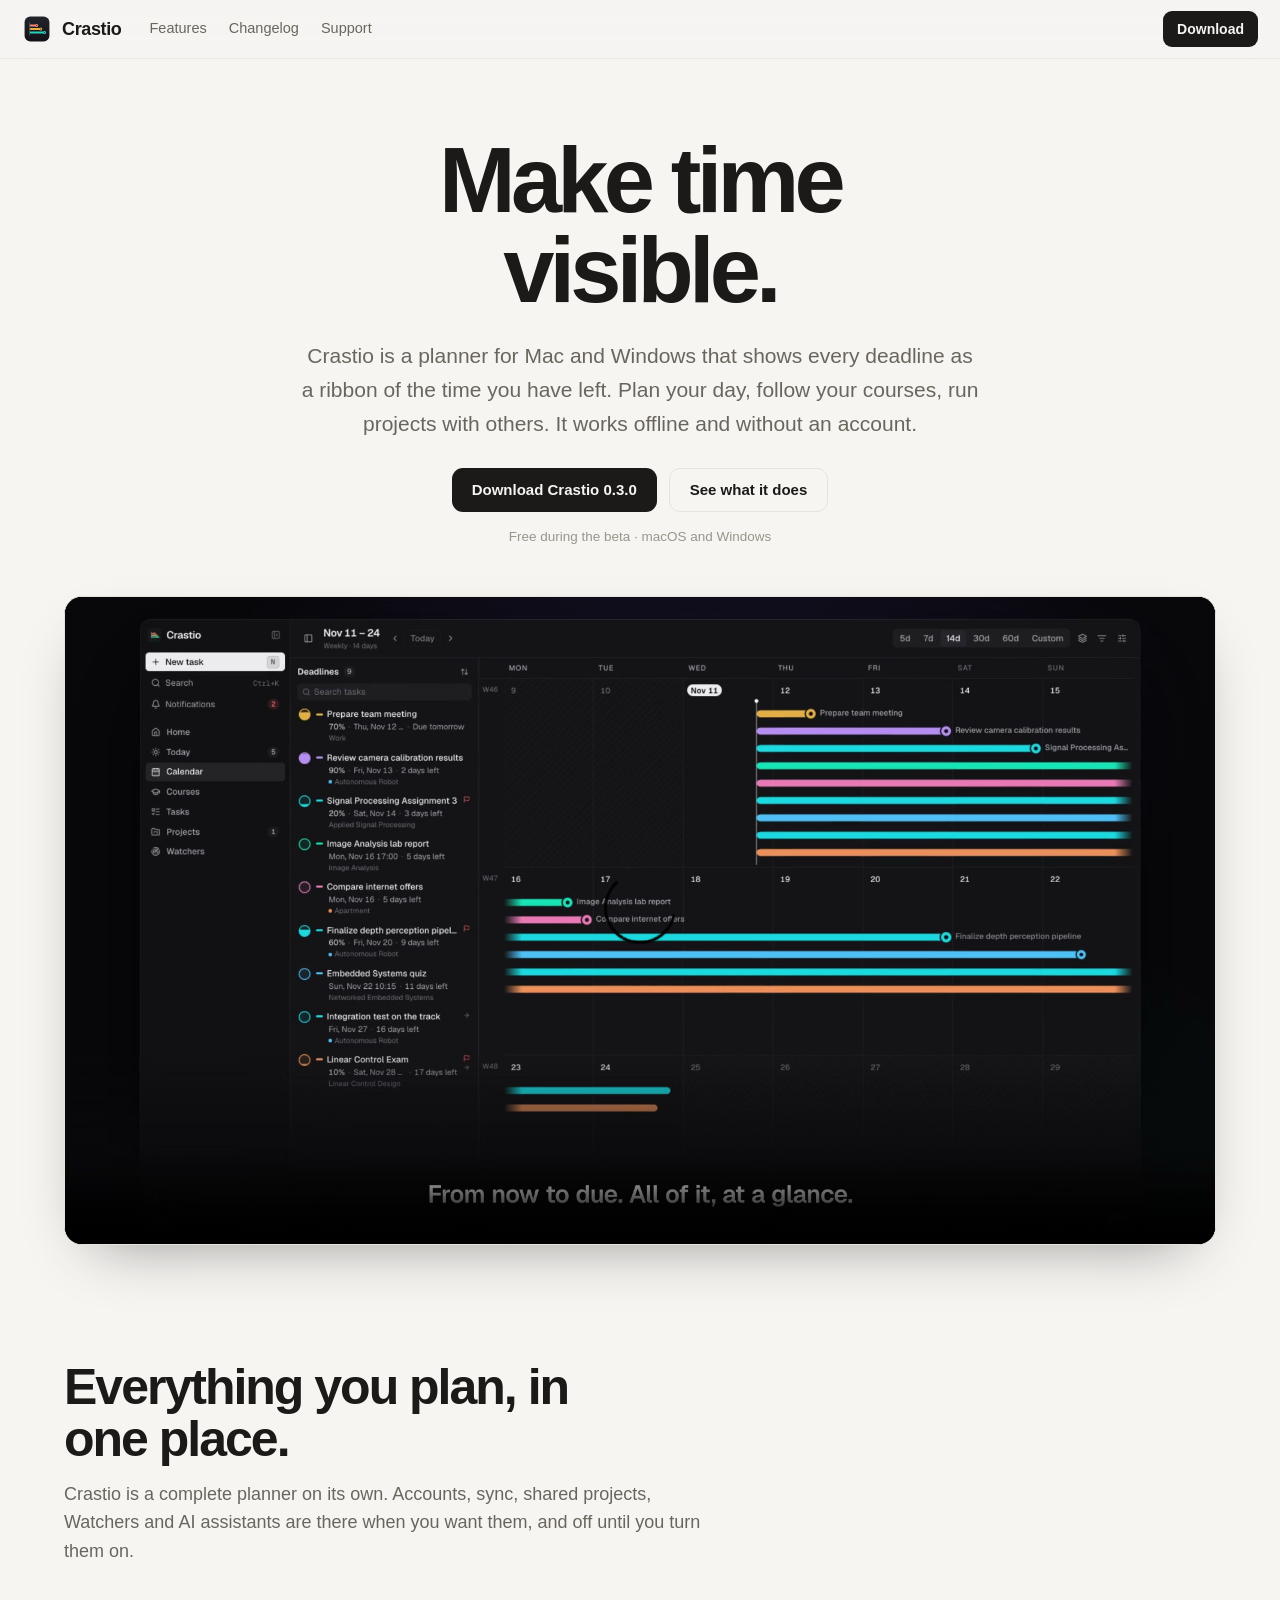
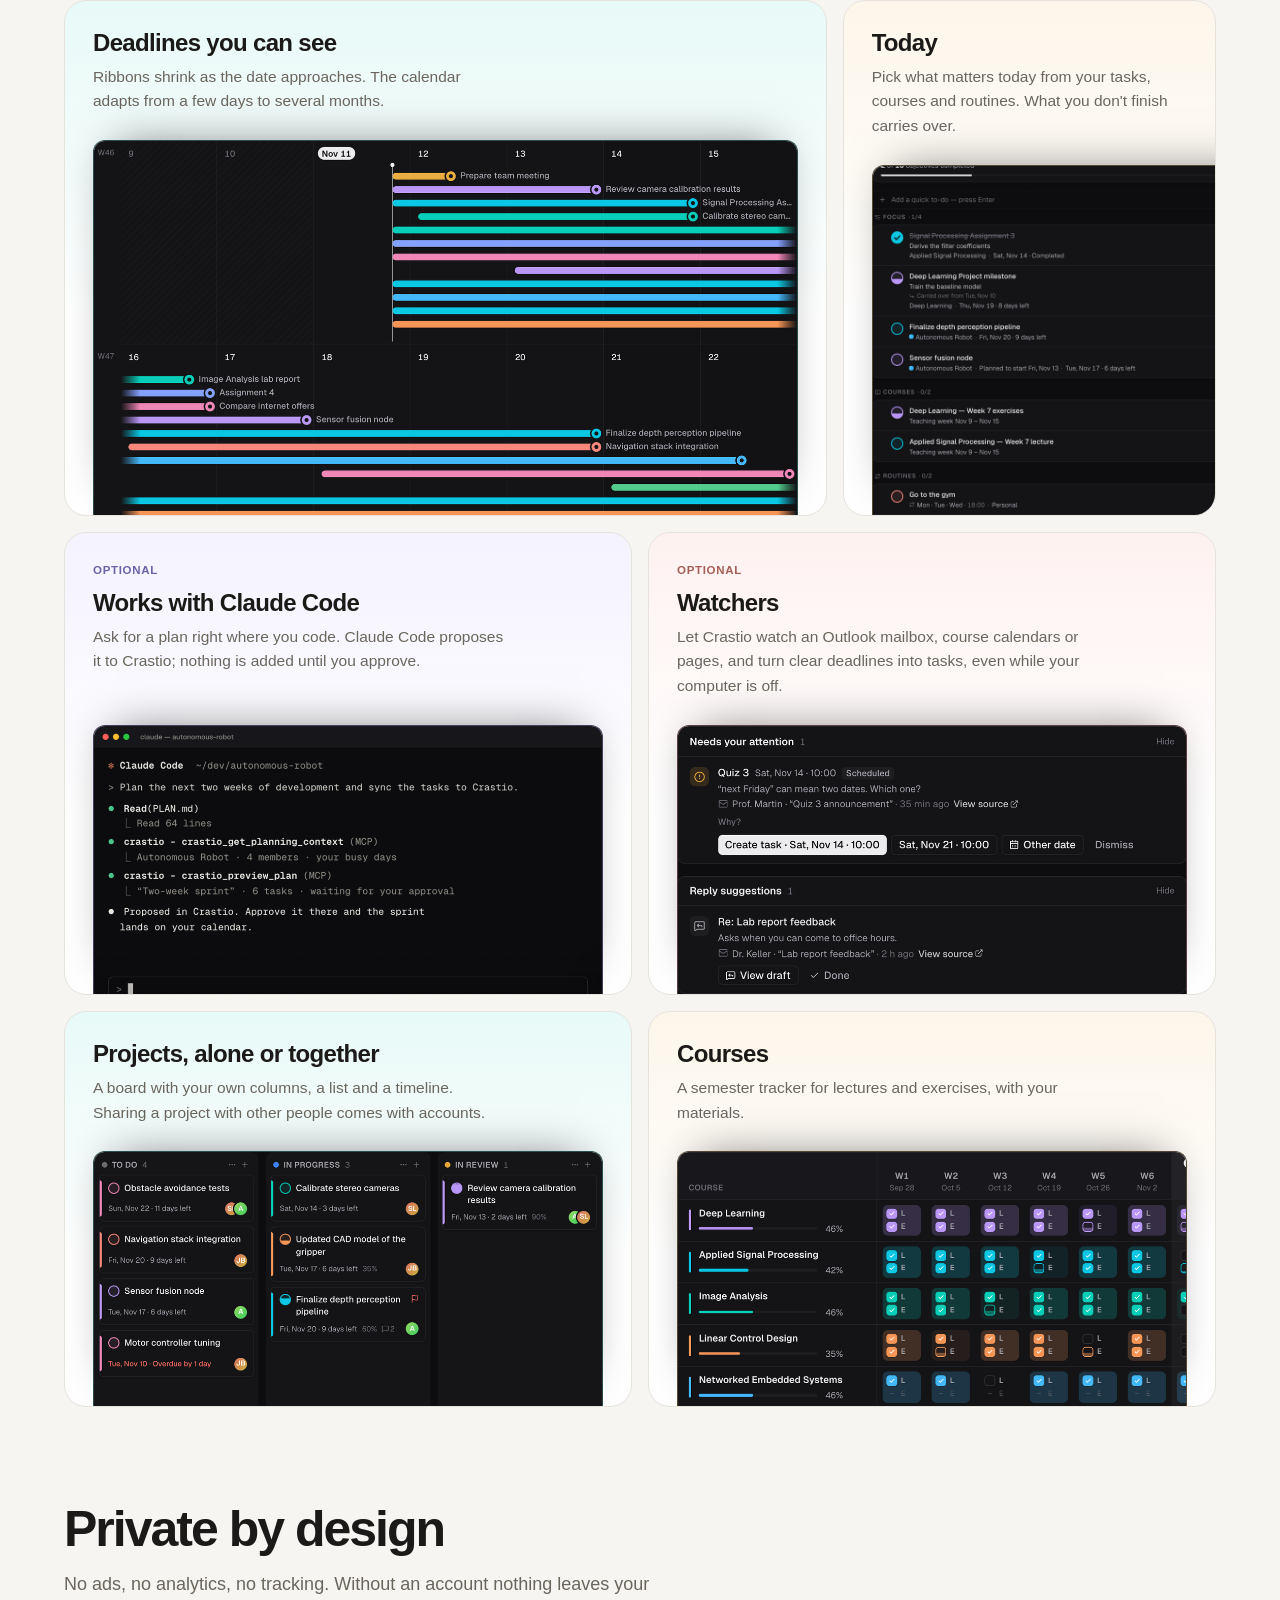
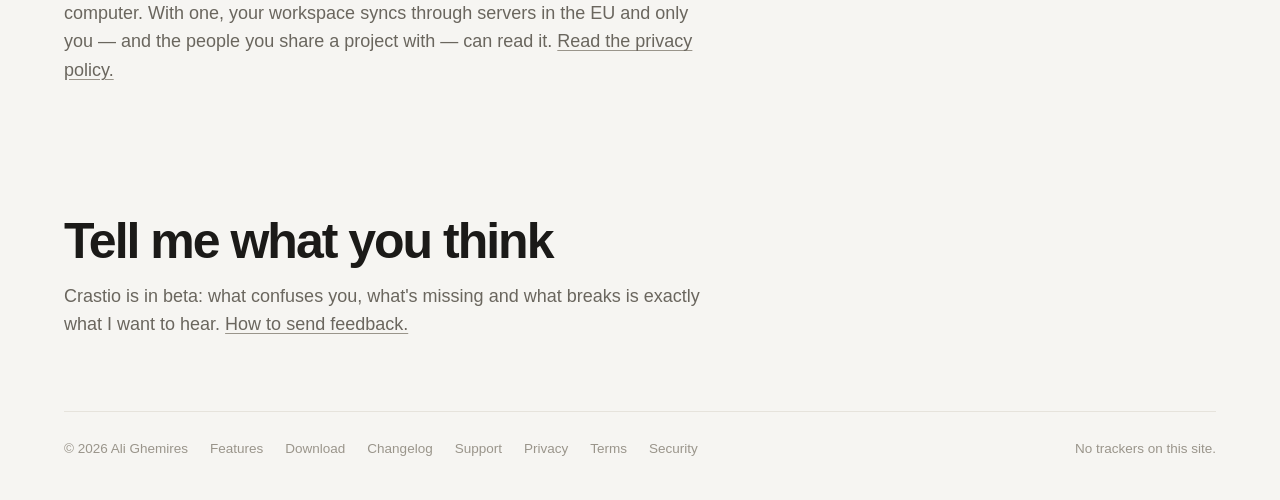
<file: index.html>
<!doctype html>
<html lang="en">
<head>
<meta charset="utf-8">
<meta name="viewport" content="width=device-width, initial-scale=1">
<meta http-equiv="Content-Security-Policy" content="default-src 'none'; img-src 'self'; media-src 'self'; style-src 'self'; script-src 'self'; connect-src https://api.github.com; base-uri 'none'; form-action 'none'">
<meta name="referrer" content="no-referrer">
<title>Crastio — make time visible</title>
<meta name="description" content="A calm planner for Mac and Windows: every deadline is a ribbon of remaining time. Tasks, Today, courses and shared projects. Works offline, without an account.">
<link rel="icon" href="assets/logo.svg" type="image/svg+xml">
<link rel="stylesheet" href="styles.css">
</head>
<body>
<header class="site">
  <a class="brand" href="index.html"><img src="assets/logo.svg" alt="">Crastio</a>
  <nav><a href="features.html">Features</a><a href="changelog.html">Changelog</a><a href="support.html">Support</a></nav>
  <a class="btn small" href="download.html">Download</a>
</header>
<div class="wrap">

<div class="home">
<section class="hero">
  <h1>Make time visible.</h1>
  <p class="lead">Crastio is a planner for Mac and Windows that shows every deadline as a ribbon of the time you have left. Plan your day, follow your courses, run projects with others. It works offline and without an account.</p>
  <div class="actions"><a class="btn" href="download.html">Download Crastio 0.3.0</a><a class="btn secondary" href="features.html">See what it does</a></div>
  <p class="note">Free during the beta · macOS and Windows</p>
  <figure class="film" data-film>
  <video controls muted loop playsinline preload="metadata" poster="assets/crastio-film-poster.jpg" width="1920" height="1080" aria-describedby="film-text">
    <source src="assets/crastio-film.mp4" type="video/mp4">
    <a href="assets/crastio-film.mp4">Watch the film (MP4, 35 seconds)</a>
  </video>
  <div class="film-controls"><button type="button" data-film-play aria-label="Pause the film">Pause</button><button type="button" data-film-sound aria-pressed="false">Sound off</button></div>
  <figcaption id="film-text">A 35-second film. Deadlines draw as coloured ribbons on the calendar. In a terminal, Claude Code is asked to plan the next two weeks; it proposes six tasks to Crastio, they are approved in the app and land on the calendar as ribbons from their start dates to their deadlines. A Watcher turns an email about an assignment into one more ribbon. The tasks appear on a shared project board and one is completed in Today. Then three ribbons fly up, the app's screens whirl around them and fall into the Crastio logo as it forms.</figcaption>
</figure>
</section>
<section class="block">
  <h2>Everything you plan, in one place.</h2>
  <p>Crastio is a complete planner on its own. Accounts, sync, shared projects, Watchers and AI assistants are there when you want them, and off until you turn them on.</p>
  <div class="bento">
    <article class="cell s4" data-tone="teal"><h3>Deadlines you can see</h3><p>Ribbons shrink as the date approaches. The calendar adapts from a few days to several months.</p><div class="pic"><img src="assets/bento-calendar.png" alt="The calendar: coloured ribbons run from today to each deadline" width="1400" height="744" loading="lazy"></div></article>
    <article class="cell s2" data-tone="amber"><h3>Today</h3><p>Pick what matters today from your tasks, courses and routines. What you don't finish carries over.</p><div class="pic"><img src="assets/bento-today.png" alt="Today: a short list of objectives, one of them completed" width="1000" height="740" loading="lazy"></div></article>
    <article class="cell s3" data-tone="lavender"><span class="tag">Optional</span><h3>Works with Claude Code</h3><p>Ask for a plan right where you code. Claude Code proposes it to Crastio; nothing is added until you approve.</p><div class="pic"><img src="assets/bento-claude.png" alt="A terminal: Claude Code calls Crastio to propose a two-week sprint" width="1000" height="528" loading="lazy"></div></article>
    <article class="cell s3" data-tone="coral"><span class="tag">Optional</span><h3>Watchers</h3><p>Let Crastio watch an Outlook mailbox, course calendars or pages, and turn clear deadlines into tasks, even while your computer is off.</p><div class="pic"><img src="assets/bento-watchers.png" alt="The AI Inbox: a quiz found in an email, waiting for a decision" width="1000" height="528" loading="lazy"></div></article>
    <article class="cell s3" data-tone="teal"><h3>Projects, alone or together</h3><p>A board with your own columns, a list and a timeline. Sharing a project with other people comes with accounts.</p><div class="pic"><img src="assets/bento-board.png" alt="A project board with cards assigned to teammates" width="1000" height="500" loading="lazy"></div></article>
    <article class="cell s3" data-tone="amber"><h3>Courses</h3><p>A semester tracker for lectures and exercises, with your materials.</p><div class="pic"><img src="assets/bento-courses.png" alt="The semester grid: lectures and exercises checked week by week" width="1000" height="500" loading="lazy"></div></article>
  </div>
</section>
<section class="block">
  <h2>Private by design</h2>
  <p>No ads, no analytics, no tracking. Without an account nothing leaves your computer. With one, your workspace syncs through servers in the EU and only you — and the people you share a project with — can read it. <a href="privacy.html">Read the privacy policy.</a></p>
</section>
<section class="block">
  <h2>Tell me what you think</h2>
  <p>Crastio is in beta: what confuses you, what's missing and what breaks is exactly what I want to hear. <a href="support.html">How to send feedback.</a></p>
</section>
</div>
<footer class="site">
  <span>© 2026 Ali Ghemires</span>
  <a href="features.html">Features</a><a href="download.html">Download</a><a href="changelog.html">Changelog</a><a href="support.html">Support</a><a href="privacy.html">Privacy</a><a href="terms.html">Terms</a><a href="security.html">Security</a>
  <span class="spacer"></span>
  <span>No trackers on this site.</span>
</footer>
</div>
<script src="film.js" defer></script>
</body>
</html>
</file>
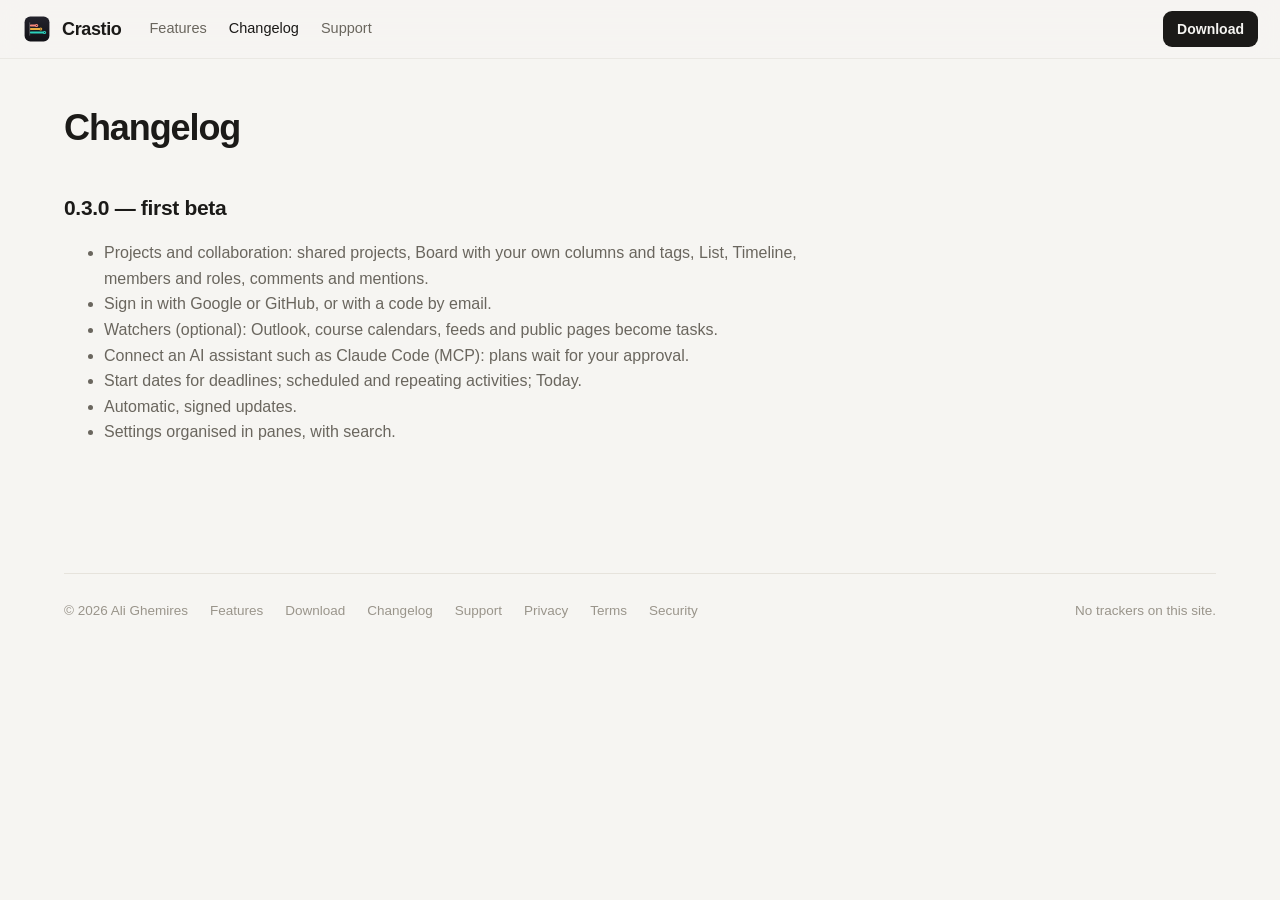
<file: changelog.html>
<!doctype html>
<html lang="en">
<head>
<meta charset="utf-8">
<meta name="viewport" content="width=device-width, initial-scale=1">
<meta http-equiv="Content-Security-Policy" content="default-src 'none'; img-src 'self'; media-src 'self'; style-src 'self'; script-src 'self'; connect-src https://api.github.com; base-uri 'none'; form-action 'none'">
<meta name="referrer" content="no-referrer">
<title>Changelog — Crastio</title>
<meta name="description" content="What changed in each version of Crastio.">
<link rel="icon" href="assets/logo.svg" type="image/svg+xml">
<link rel="stylesheet" href="styles.css">
</head>
<body>
<header class="site">
  <a class="brand" href="index.html"><img src="assets/logo.svg" alt="">Crastio</a>
  <nav><a href="features.html">Features</a><a href="changelog.html" aria-current="page">Changelog</a><a href="support.html">Support</a></nav>
  <a class="btn small" href="download.html">Download</a>
</header>
<div class="wrap">

<div class="prose"><h1>Changelog</h1>
<h2>0.3.0 — first beta</h2>
<ul><li>Projects and collaboration: shared projects, Board with your own columns and tags, List, Timeline, members and roles, comments and mentions.</li><li>Sign in with Google or GitHub, or with a code by email.</li><li>Watchers (optional): Outlook, course calendars, feeds and public pages become tasks.</li><li>Connect an AI assistant such as Claude Code (MCP): plans wait for your approval.</li><li>Start dates for deadlines; scheduled and repeating activities; Today.</li><li>Automatic, signed updates.</li><li>Settings organised in panes, with search.</li></ul></div>
<footer class="site">
  <span>© 2026 Ali Ghemires</span>
  <a href="features.html">Features</a><a href="download.html">Download</a><a href="changelog.html">Changelog</a><a href="support.html">Support</a><a href="privacy.html">Privacy</a><a href="terms.html">Terms</a><a href="security.html">Security</a>
  <span class="spacer"></span>
  <span>No trackers on this site.</span>
</footer>
</div>

</body>
</html>
</file>
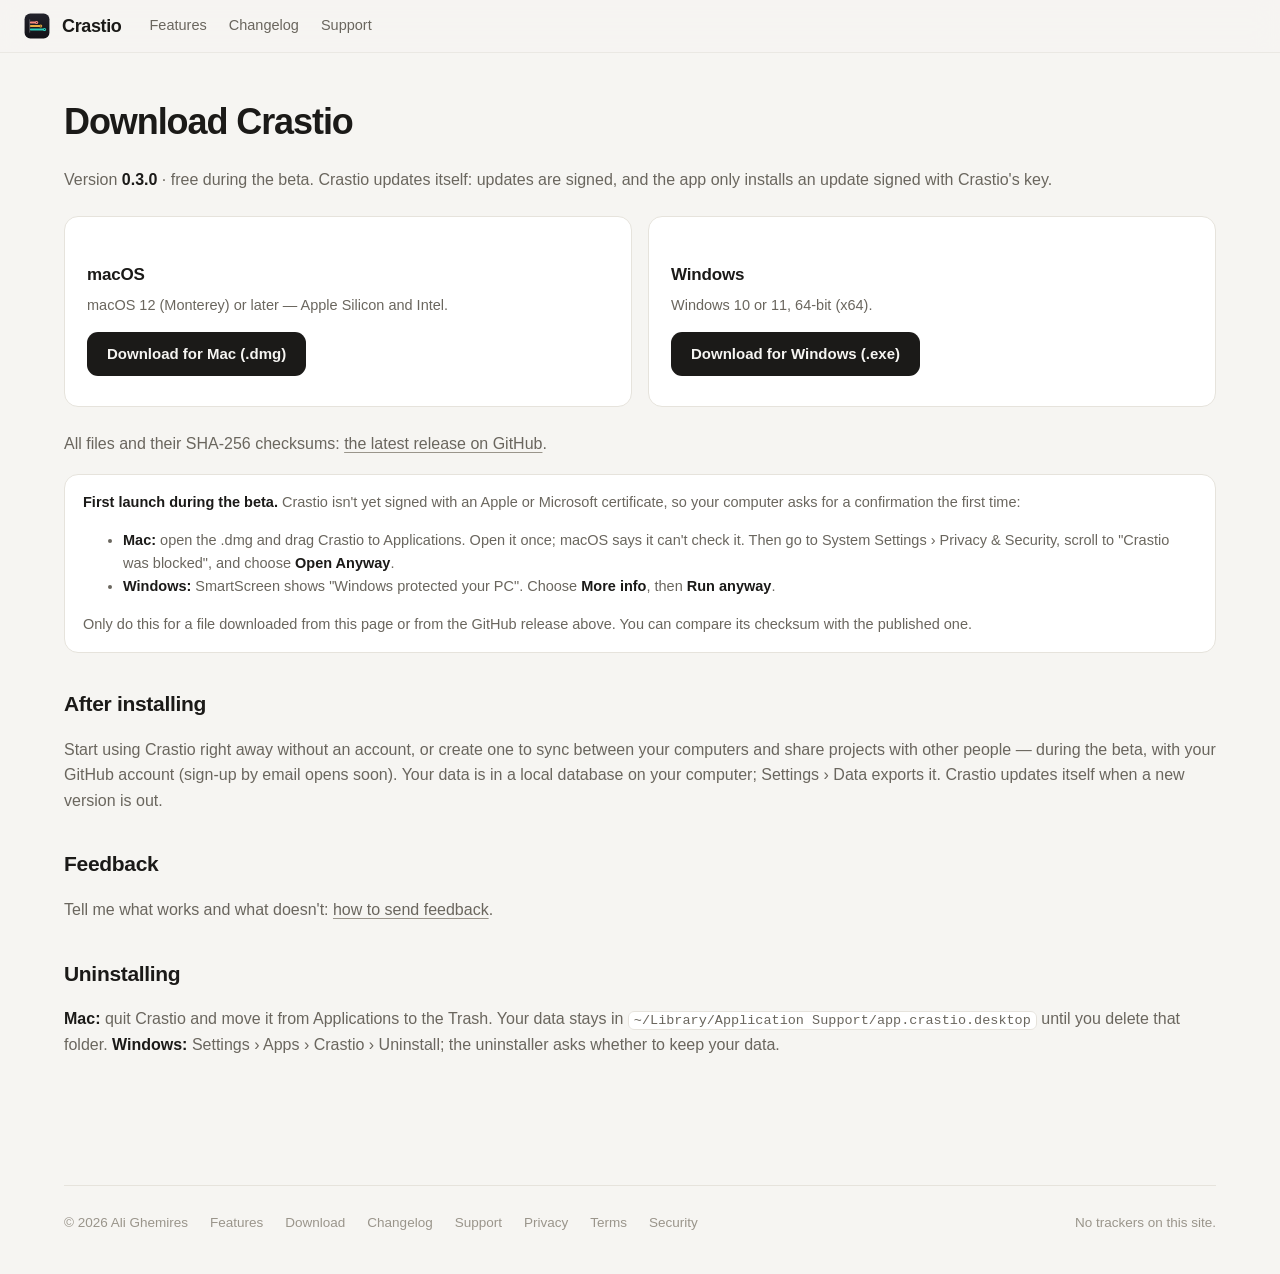
<file: download.html>
<!doctype html>
<html lang="en">
<head>
<meta charset="utf-8">
<meta name="viewport" content="width=device-width, initial-scale=1">
<meta http-equiv="Content-Security-Policy" content="default-src 'none'; img-src 'self'; media-src 'self'; style-src 'self'; script-src 'self'; connect-src https://api.github.com; base-uri 'none'; form-action 'none'">
<meta name="referrer" content="no-referrer">
<title>Download — Crastio</title>
<meta name="description" content="Download Crastio for macOS and Windows.">
<link rel="icon" href="assets/logo.svg" type="image/svg+xml">
<link rel="stylesheet" href="styles.css">
</head>
<body>
<header class="site">
  <a class="brand" href="index.html"><img src="assets/logo.svg" alt="">Crastio</a>
  <nav><a href="features.html">Features</a><a href="changelog.html">Changelog</a><a href="support.html">Support</a></nav>
  
</header>
<div class="wrap">

<div class="prose wide">
<h1>Download Crastio</h1>
<p>Version <b id="version">0.3.0</b> · free during the beta. Crastio updates itself: updates are signed, and the app only installs an update signed with Crastio's key.</p>
<div class="downloads" data-repo="AliGhemires/crastio-releases">
  <div class="card"><h3>macOS</h3><p>macOS 12 (Monterey) or later — Apple Silicon and Intel.</p><a class="btn" id="mac" href="https://github.com/AliGhemires/crastio-releases/releases/latest">Download for Mac (.dmg)</a><small id="mac-sum"></small></div>
  <div class="card"><h3>Windows</h3><p>Windows 10 or 11, 64-bit (x64).</p><a class="btn" id="win" href="https://github.com/AliGhemires/crastio-releases/releases/latest">Download for Windows (.exe)</a><small id="win-sum"></small></div>
</div>
<p>All files and their SHA-256 checksums: <a href="https://github.com/AliGhemires/crastio-releases/releases/latest">the latest release on GitHub</a>.</p>
<div class="notice"><b>First launch during the beta.</b> Crastio isn't yet signed with an Apple or Microsoft certificate, so your computer asks for a confirmation the first time:
<ul>
<li><b>Mac:</b> open the .dmg and drag Crastio to Applications. Open it once; macOS says it can't check it. Then go to System Settings › Privacy &amp; Security, scroll to "Crastio was blocked", and choose <b>Open Anyway</b>.</li>
<li><b>Windows:</b> SmartScreen shows "Windows protected your PC". Choose <b>More info</b>, then <b>Run anyway</b>.</li>
</ul>
Only do this for a file downloaded from this page or from the GitHub release above. You can compare its checksum with the published one.</div>
<h2>After installing</h2>
<p>Start using Crastio right away without an account, or create one to sync between your computers and share projects with other people — during the beta, with your GitHub account (sign-up by email opens soon). Your data is in a local database on your computer; Settings › Data exports it. Crastio updates itself when a new version is out.</p>
<h2>Feedback</h2>
<p>Tell me what works and what doesn't: <a href="support.html">how to send feedback</a>.</p>
<h2>Uninstalling</h2>
<p><b>Mac:</b> quit Crastio and move it from Applications to the Trash. Your data stays in <code>~/Library/Application Support/app.crastio.desktop</code> until you delete that folder. <b>Windows:</b> Settings › Apps › Crastio › Uninstall; the uninstaller asks whether to keep your data.</p>
</div>
<footer class="site">
  <span>© 2026 Ali Ghemires</span>
  <a href="features.html">Features</a><a href="download.html">Download</a><a href="changelog.html">Changelog</a><a href="support.html">Support</a><a href="privacy.html">Privacy</a><a href="terms.html">Terms</a><a href="security.html">Security</a>
  <span class="spacer"></span>
  <span>No trackers on this site.</span>
</footer>
</div>
<script src="download.js" defer></script>
</body>
</html>
</file>
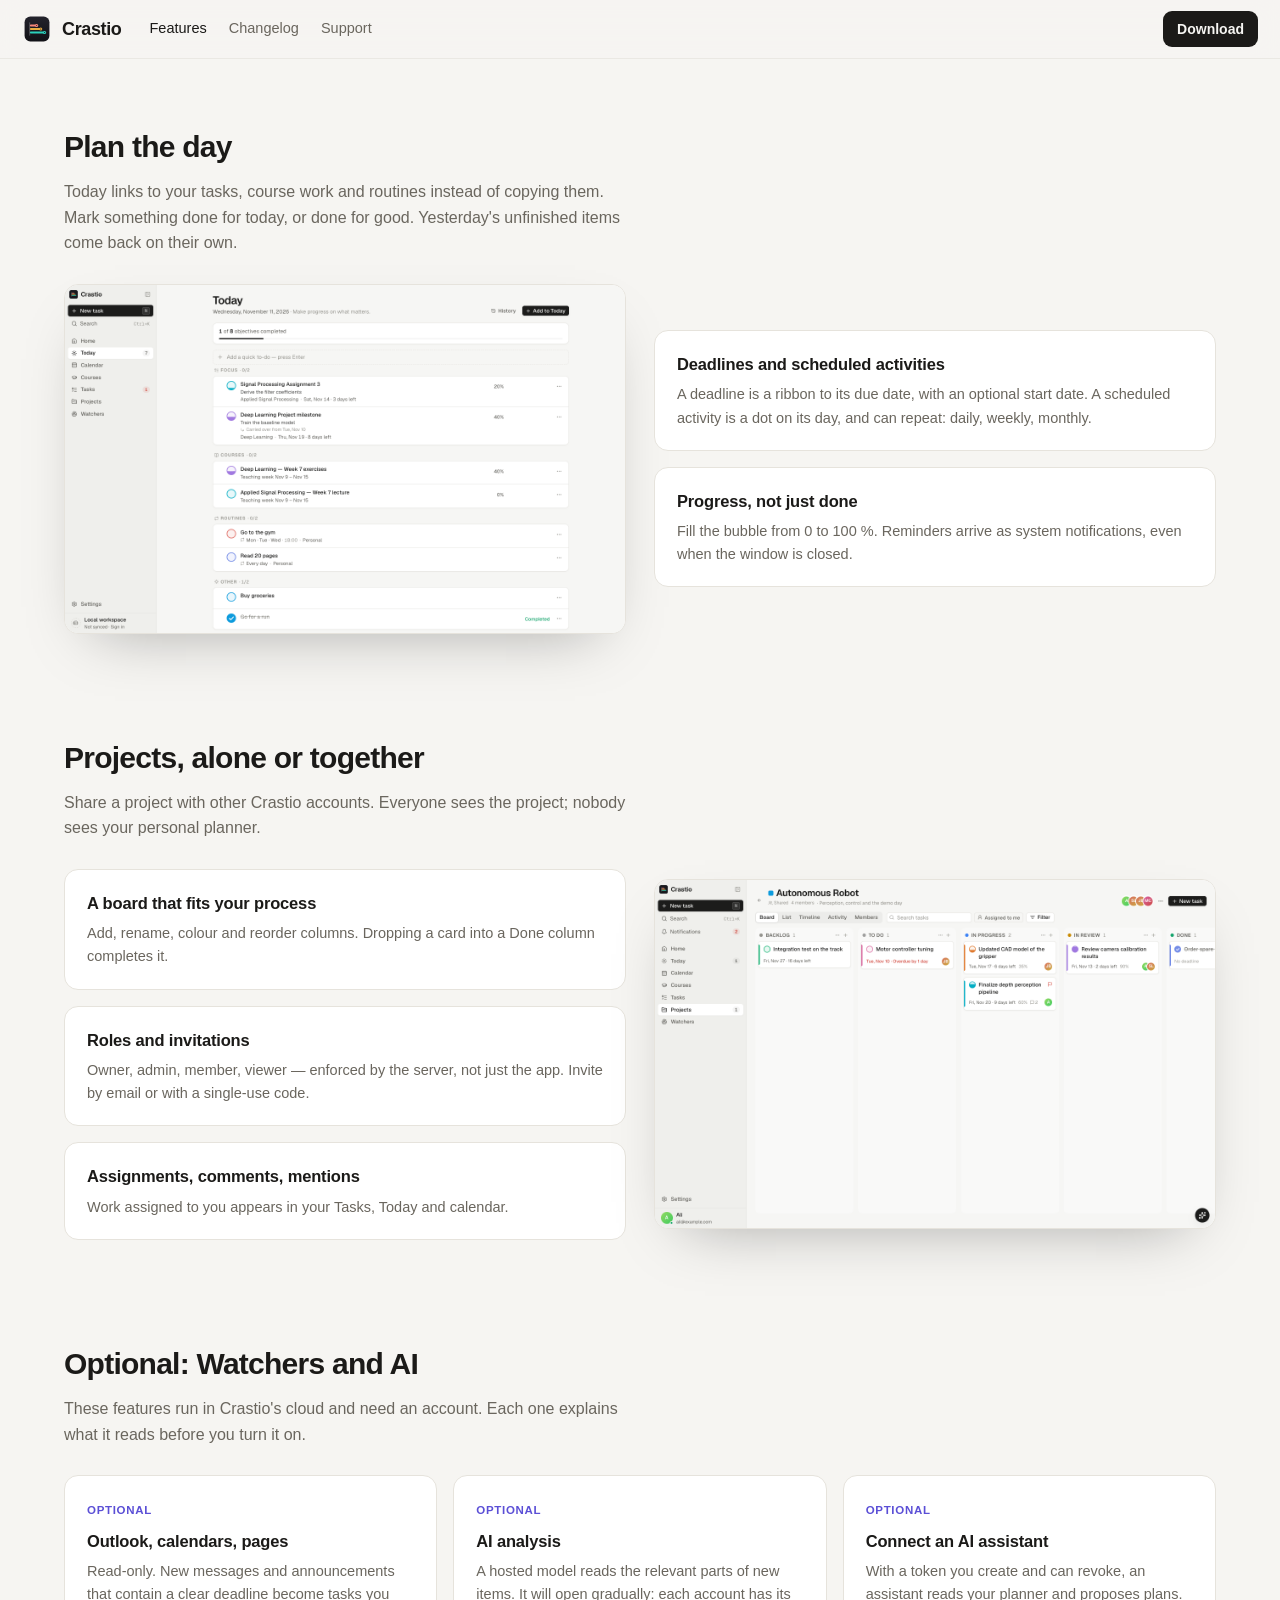
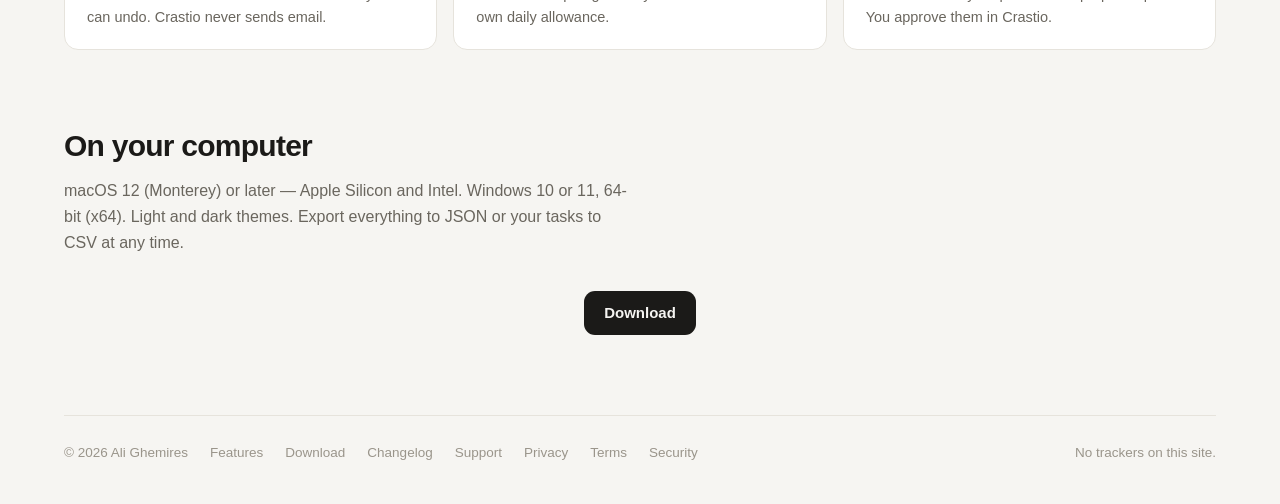
<file: features.html>
<!doctype html>
<html lang="en">
<head>
<meta charset="utf-8">
<meta name="viewport" content="width=device-width, initial-scale=1">
<meta http-equiv="Content-Security-Policy" content="default-src 'none'; img-src 'self'; media-src 'self'; style-src 'self'; script-src 'self'; connect-src https://api.github.com; base-uri 'none'; form-action 'none'">
<meta name="referrer" content="no-referrer">
<title>Features — Crastio</title>
<meta name="description" content="What Crastio does: adaptive deadline calendar, Today, tasks and routines, courses, shared projects, Watchers and AI assistant connections.">
<link rel="icon" href="assets/logo.svg" type="image/svg+xml">
<link rel="stylesheet" href="styles.css">
</head>
<body>
<header class="site">
  <a class="brand" href="index.html"><img src="assets/logo.svg" alt="">Crastio</a>
  <nav><a href="features.html" aria-current="page">Features</a><a href="changelog.html">Changelog</a><a href="support.html">Support</a></nav>
  <a class="btn small" href="download.html">Download</a>
</header>
<div class="wrap">

<section class="block"><h2>Plan the day</h2><p>Today links to your tasks, course work and routines instead of copying them. Mark something done for today, or done for good. Yesterday's unfinished items come back on their own.</p>
<div class="two"><div class="shot"><img src="assets/today.png" alt="The Today page with tasks and routines for the day" width="1320" height="820" loading="lazy"></div><div class="grid one">
<div class="card"><h3>Deadlines and scheduled activities</h3><p>A deadline is a ribbon to its due date, with an optional start date. A scheduled activity is a dot on its day, and can repeat: daily, weekly, monthly.</p></div>
<div class="card"><h3>Progress, not just done</h3><p>Fill the bubble from 0 to 100 %. Reminders arrive as system notifications, even when the window is closed.</p></div>
</div></div></section>
<section class="block"><h2>Projects, alone or together</h2><p>Share a project with other Crastio accounts. Everyone sees the project; nobody sees your personal planner.</p>
<div class="two"><div class="grid one">
<div class="card"><h3>A board that fits your process</h3><p>Add, rename, colour and reorder columns. Dropping a card into a Done column completes it.</p></div>
<div class="card"><h3>Roles and invitations</h3><p>Owner, admin, member, viewer — enforced by the server, not just the app. Invite by email or with a single-use code.</p></div>
<div class="card"><h3>Assignments, comments, mentions</h3><p>Work assigned to you appears in your Tasks, Today and calendar.</p></div>
</div><div class="shot"><img src="assets/board.png" alt="A project board with columns and task cards" width="1320" height="820" loading="lazy"></div></div></section>
<section class="block"><h2>Optional: Watchers and AI</h2><p>These features run in Crastio's cloud and need an account. Each one explains what it reads before you turn it on.</p>
<div class="grid">
<div class="card"><span class="tag">Optional</span><h3>Outlook, calendars, pages</h3><p>Read-only. New messages and announcements that contain a clear deadline become tasks you can undo. Crastio never sends email.</p></div>
<div class="card"><span class="tag">Optional</span><h3>AI analysis</h3><p>A hosted model reads the relevant parts of new items. It will open gradually: each account has its own daily allowance.</p></div>
<div class="card"><span class="tag">Optional</span><h3>Connect an AI assistant</h3><p>With a token you create and can revoke, an assistant reads your planner and proposes plans. You approve them in Crastio.</p></div>
</div></section>
<section class="block"><h2>On your computer</h2><p>macOS 12 (Monterey) or later — Apple Silicon and Intel. Windows 10 or 11, 64-bit (x64). Light and dark themes. Export everything to JSON or your tasks to CSV at any time.</p>
<div class="hero tight"><div class="actions"><a class="btn" href="download.html">Download</a></div></div></section>
<footer class="site">
  <span>© 2026 Ali Ghemires</span>
  <a href="features.html">Features</a><a href="download.html">Download</a><a href="changelog.html">Changelog</a><a href="support.html">Support</a><a href="privacy.html">Privacy</a><a href="terms.html">Terms</a><a href="security.html">Security</a>
  <span class="spacer"></span>
  <span>No trackers on this site.</span>
</footer>
</div>

</body>
</html>
</file>
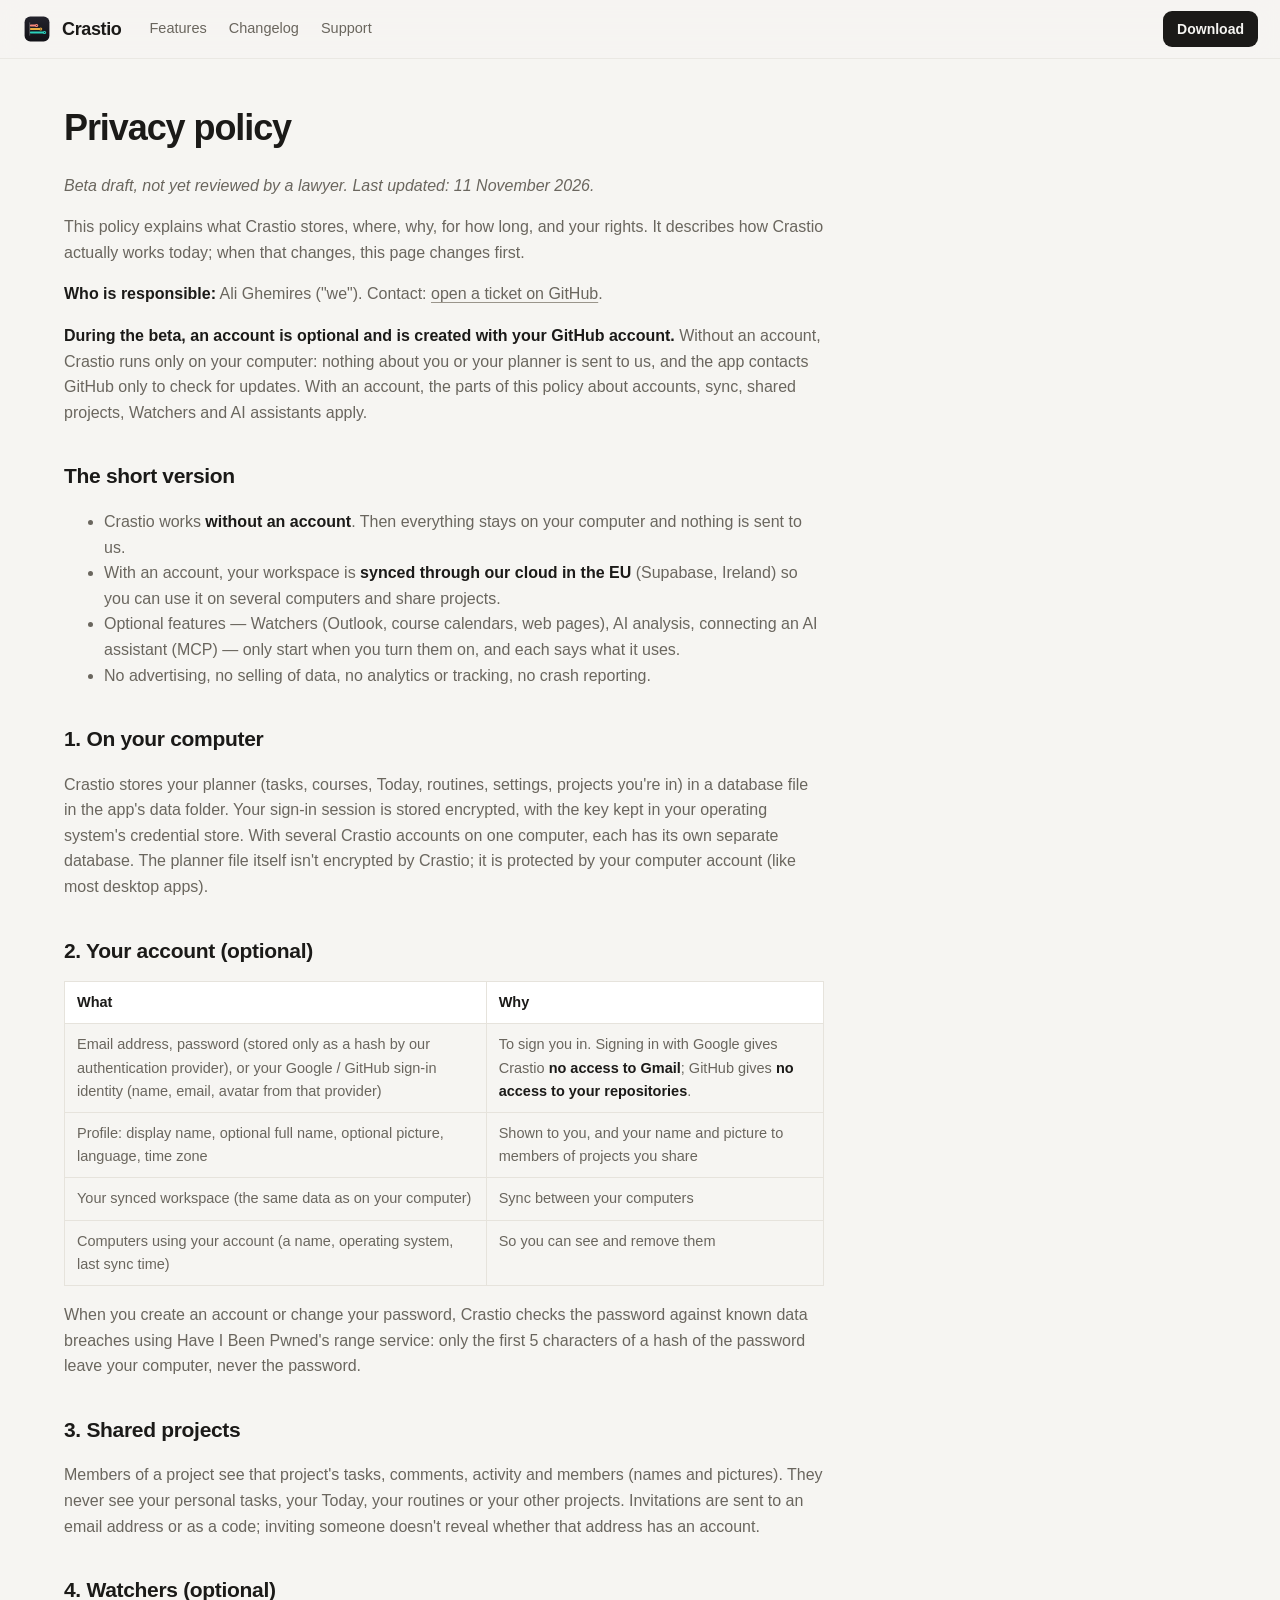
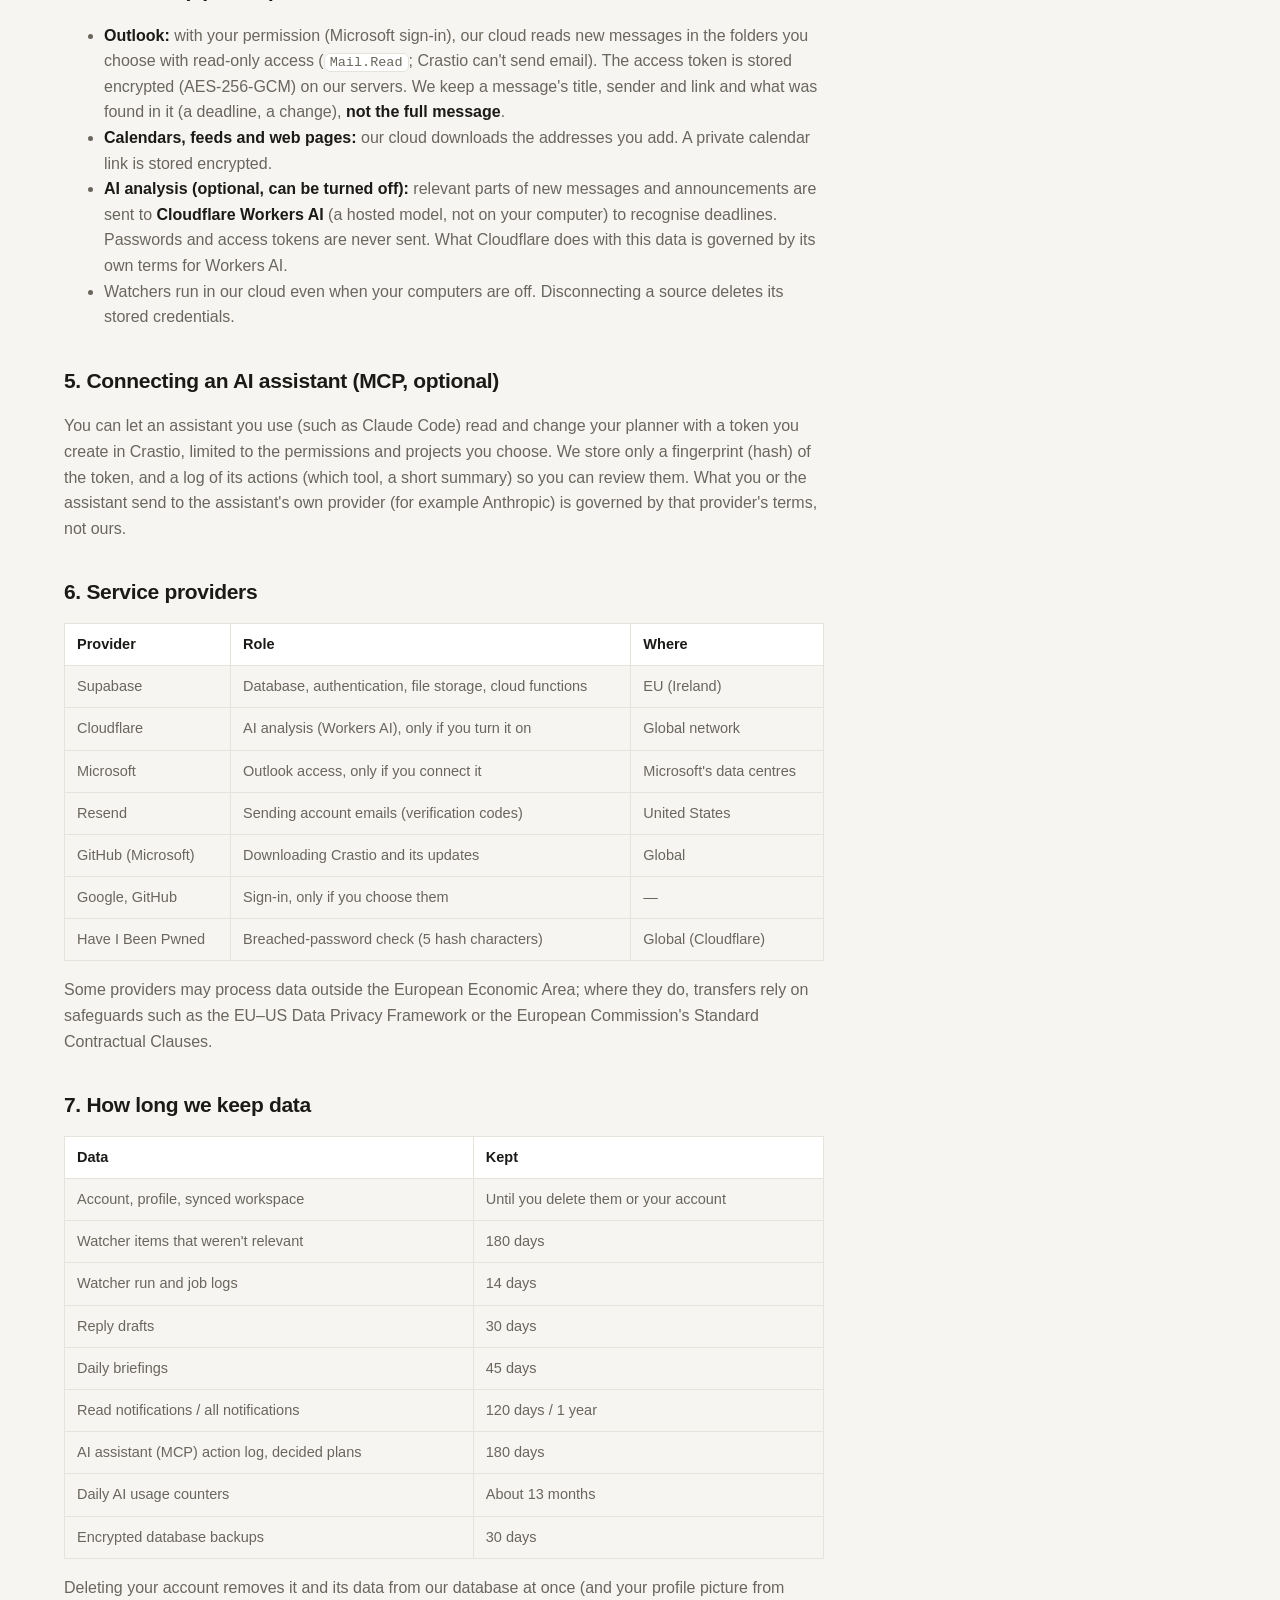
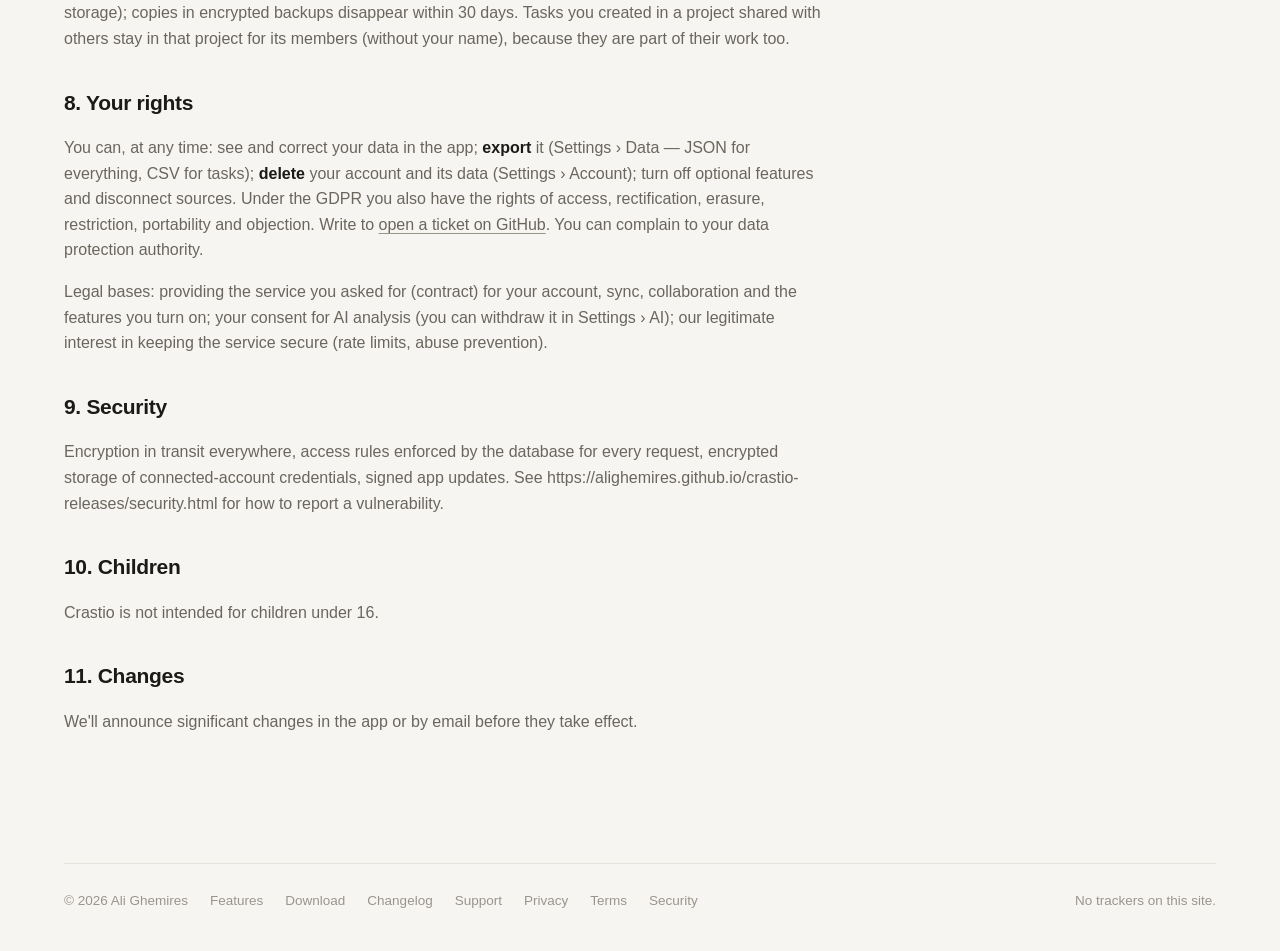
<file: privacy.html>
<!doctype html>
<html lang="en">
<head>
<meta charset="utf-8">
<meta name="viewport" content="width=device-width, initial-scale=1">
<meta http-equiv="Content-Security-Policy" content="default-src 'none'; img-src 'self'; media-src 'self'; style-src 'self'; script-src 'self'; connect-src https://api.github.com; base-uri 'none'; form-action 'none'">
<meta name="referrer" content="no-referrer">
<title>Privacy policy — Crastio</title>
<meta name="description" content="What Crastio stores, where, why, and your rights.">
<link rel="icon" href="assets/logo.svg" type="image/svg+xml">
<link rel="stylesheet" href="styles.css">
</head>
<body>
<header class="site">
  <a class="brand" href="index.html"><img src="assets/logo.svg" alt="">Crastio</a>
  <nav><a href="features.html">Features</a><a href="changelog.html">Changelog</a><a href="support.html">Support</a></nav>
  <a class="btn small" href="download.html">Download</a>
</header>
<div class="wrap">

<div class="prose"><h1>Privacy policy</h1>
<p><em>Beta draft, not yet reviewed by a lawyer. Last updated: 11 November 2026.</em></p>
<p>This policy explains what Crastio stores, where, why, for how long, and your rights. It describes how Crastio actually works today; when that changes, this page changes first.</p>
<p><strong>Who is responsible:</strong> Ali Ghemires ("we"). Contact: <a href="https://github.com/AliGhemires/crastio-releases/issues/new/choose">open a ticket on GitHub</a>.</p>
<p><strong>During the beta, an account is optional and is created with your GitHub account.</strong> Without an account, Crastio runs only on your computer: nothing about you or your planner is sent to us, and the app contacts GitHub only to check for updates. With an account, the parts of this policy about accounts, sync, shared projects, Watchers and AI assistants apply.</p>
<h2>The short version</h2>
<ul><li>Crastio works <strong>without an account</strong>. Then everything stays on your computer and nothing is sent to us.</li><li>With an account, your workspace is <strong>synced through our cloud in the EU</strong> (Supabase, Ireland) so you can use it on several computers and share projects.</li><li>Optional features — Watchers (Outlook, course calendars, web pages), AI analysis, connecting an AI assistant (MCP) — only start when you turn them on, and each says what it uses.</li><li>No advertising, no selling of data, no analytics or tracking, no crash reporting.</li></ul>
<h2>1. On your computer</h2>
<p>Crastio stores your planner (tasks, courses, Today, routines, settings, projects you're in) in a database file in the app's data folder. Your sign-in session is stored encrypted, with the key kept in your operating system's credential store. With several Crastio accounts on one computer, each has its own separate database. The planner file itself isn't encrypted by Crastio; it is protected by your computer account (like most desktop apps).</p>
<h2>2. Your account (optional)</h2>
<table><thead><tr><th>What</th><th>Why</th></tr></thead><tbody><tr><td>Email address, password (stored only as a hash by our authentication provider), or your Google / GitHub sign-in identity (name, email, avatar from that provider)</td><td>To sign you in. Signing in with Google gives Crastio <strong>no access to Gmail</strong>; GitHub gives <strong>no access to your repositories</strong>.</td></tr><tr><td>Profile: display name, optional full name, optional picture, language, time zone</td><td>Shown to you, and your name and picture to members of projects you share</td></tr><tr><td>Your synced workspace (the same data as on your computer)</td><td>Sync between your computers</td></tr><tr><td>Computers using your account (a name, operating system, last sync time)</td><td>So you can see and remove them</td></tr></tbody></table>
<p>When you create an account or change your password, Crastio checks the password against known data breaches using Have I Been Pwned's range service: only the first 5 characters of a hash of the password leave your computer, never the password.</p>
<h2>3. Shared projects</h2>
<p>Members of a project see that project's tasks, comments, activity and members (names and pictures). They never see your personal tasks, your Today, your routines or your other projects. Invitations are sent to an email address or as a code; inviting someone doesn't reveal whether that address has an account.</p>
<h2>4. Watchers (optional)</h2>
<ul><li><strong>Outlook:</strong> with your permission (Microsoft sign-in), our cloud reads new messages in the folders you choose with read-only access (<code>Mail.Read</code>; Crastio can't send email). The access token is stored encrypted (AES-256-GCM) on our servers. We keep a message's title, sender and link and what was found in it (a deadline, a change), <strong>not the full message</strong>.</li><li><strong>Calendars, feeds and web pages:</strong> our cloud downloads the addresses you add. A private calendar link is stored encrypted.</li><li><strong>AI analysis (optional, can be turned off):</strong> relevant parts of new messages and announcements are sent to <strong>Cloudflare Workers AI</strong> (a hosted model, not on your computer) to recognise deadlines. Passwords and access tokens are never sent. What Cloudflare does with this data is governed by its own terms for Workers AI.</li><li>Watchers run in our cloud even when your computers are off. Disconnecting a source deletes its stored credentials.</li></ul>
<h2>5. Connecting an AI assistant (MCP, optional)</h2>
<p>You can let an assistant you use (such as Claude Code) read and change your planner with a token you create in Crastio, limited to the permissions and projects you choose. We store only a fingerprint (hash) of the token, and a log of its actions (which tool, a short summary) so you can review them. What you or the assistant send to the assistant's own provider (for example Anthropic) is governed by that provider's terms, not ours.</p>
<h2>6. Service providers</h2>
<table><thead><tr><th>Provider</th><th>Role</th><th>Where</th></tr></thead><tbody><tr><td>Supabase</td><td>Database, authentication, file storage, cloud functions</td><td>EU (Ireland)</td></tr><tr><td>Cloudflare</td><td>AI analysis (Workers AI), only if you turn it on</td><td>Global network</td></tr><tr><td>Microsoft</td><td>Outlook access, only if you connect it</td><td>Microsoft's data centres</td></tr><tr><td>Resend</td><td>Sending account emails (verification codes)</td><td>United States</td></tr><tr><td>GitHub (Microsoft)</td><td>Downloading Crastio and its updates</td><td>Global</td></tr><tr><td>Google, GitHub</td><td>Sign-in, only if you choose them</td><td>—</td></tr><tr><td>Have I Been Pwned</td><td>Breached-password check (5 hash characters)</td><td>Global (Cloudflare)</td></tr></tbody></table>
<p>Some providers may process data outside the European Economic Area; where they do, transfers rely on safeguards such as the EU–US Data Privacy Framework or the European Commission's Standard Contractual Clauses.</p>
<h2>7. How long we keep data</h2>
<table><thead><tr><th>Data</th><th>Kept</th></tr></thead><tbody><tr><td>Account, profile, synced workspace</td><td>Until you delete them or your account</td></tr><tr><td>Watcher items that weren't relevant</td><td>180 days</td></tr><tr><td>Watcher run and job logs</td><td>14 days</td></tr><tr><td>Reply drafts</td><td>30 days</td></tr><tr><td>Daily briefings</td><td>45 days</td></tr><tr><td>Read notifications / all notifications</td><td>120 days / 1 year</td></tr><tr><td>AI assistant (MCP) action log, decided plans</td><td>180 days</td></tr><tr><td>Daily AI usage counters</td><td>About 13 months</td></tr><tr><td>Encrypted database backups</td><td>30 days</td></tr></tbody></table>
<p>Deleting your account removes it and its data from our database at once (and your profile picture from storage); copies in encrypted backups disappear within 30 days. Tasks you created in a project shared with others stay in that project for its members (without your name), because they are part of their work too.</p>
<h2>8. Your rights</h2>
<p>You can, at any time: see and correct your data in the app; <strong>export</strong> it (Settings › Data — JSON for everything, CSV for tasks); <strong>delete</strong> your account and its data (Settings › Account); turn off optional features and disconnect sources. Under the GDPR you also have the rights of access, rectification, erasure, restriction, portability and objection. Write to <a href="https://github.com/AliGhemires/crastio-releases/issues/new/choose">open a ticket on GitHub</a>. You can complain to your data protection authority.</p>
<p>Legal bases: providing the service you asked for (contract) for your account, sync, collaboration and the features you turn on; your consent for AI analysis (you can withdraw it in Settings › AI); our legitimate interest in keeping the service secure (rate limits, abuse prevention).</p>
<h2>9. Security</h2>
<p>Encryption in transit everywhere, access rules enforced by the database for every request, encrypted storage of connected-account credentials, signed app updates. See https://alighemires.github.io/crastio-releases/security.html for how to report a vulnerability.</p>
<h2>10. Children</h2>
<p>Crastio is not intended for children under 16.</p>
<h2>11. Changes</h2>
<p>We'll announce significant changes in the app or by email before they take effect.</p></div>
<footer class="site">
  <span>© 2026 Ali Ghemires</span>
  <a href="features.html">Features</a><a href="download.html">Download</a><a href="changelog.html">Changelog</a><a href="support.html">Support</a><a href="privacy.html">Privacy</a><a href="terms.html">Terms</a><a href="security.html">Security</a>
  <span class="spacer"></span>
  <span>No trackers on this site.</span>
</footer>
</div>

</body>
</html>
</file>
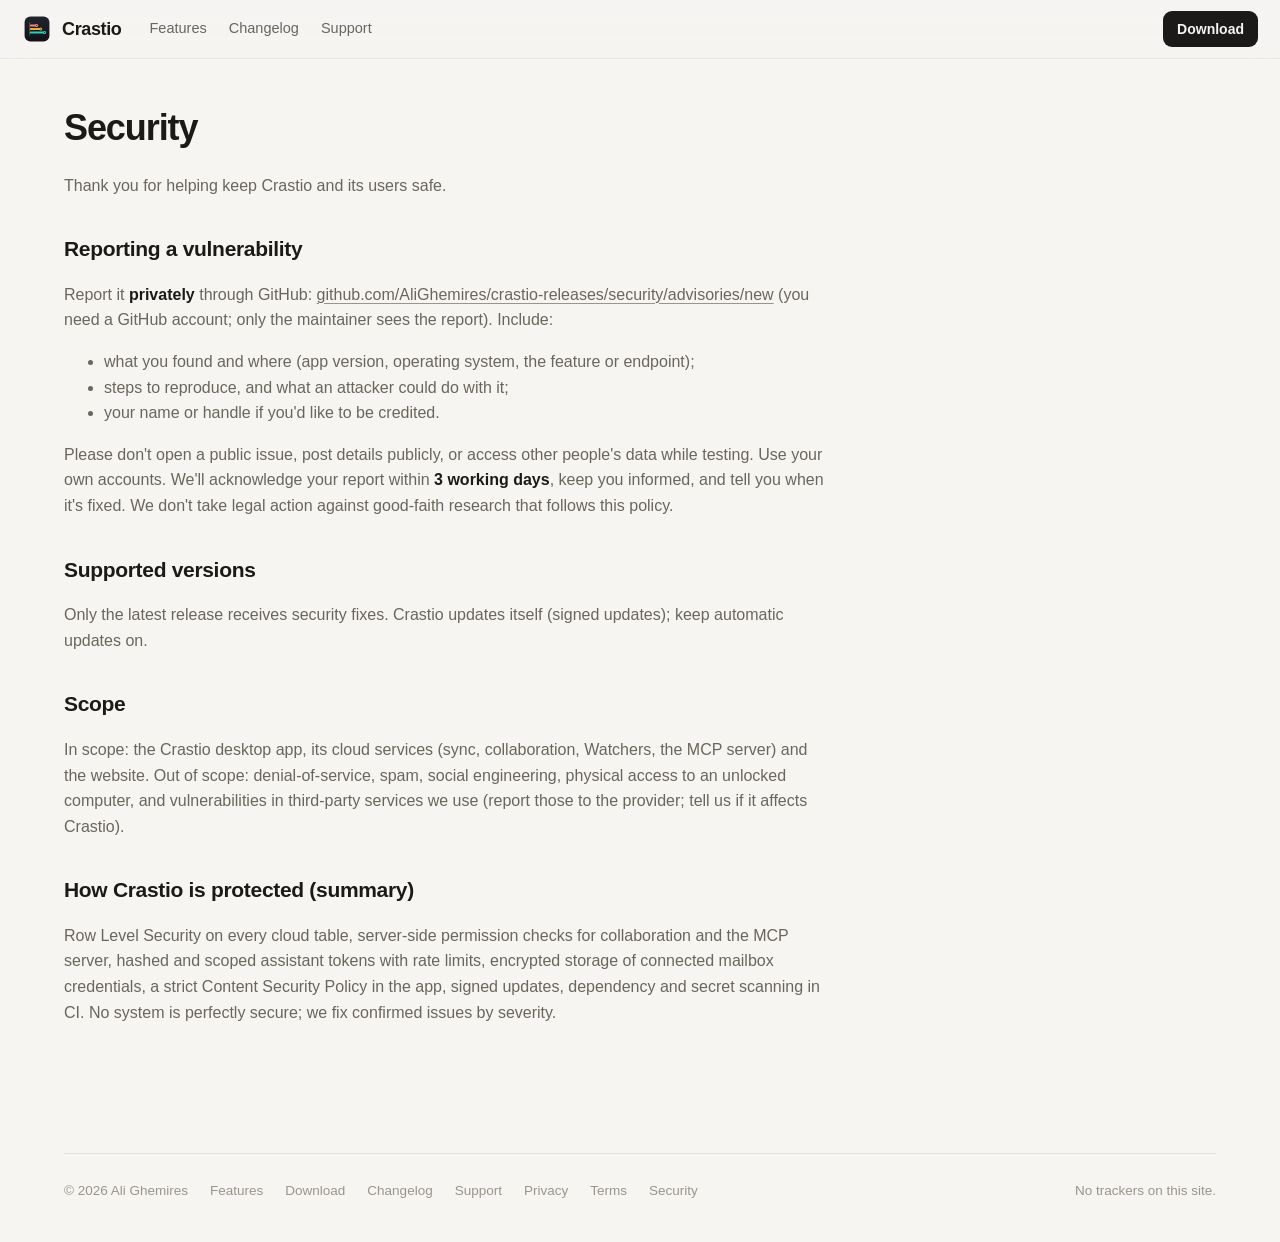
<file: security.html>
<!doctype html>
<html lang="en">
<head>
<meta charset="utf-8">
<meta name="viewport" content="width=device-width, initial-scale=1">
<meta http-equiv="Content-Security-Policy" content="default-src 'none'; img-src 'self'; media-src 'self'; style-src 'self'; script-src 'self'; connect-src https://api.github.com; base-uri 'none'; form-action 'none'">
<meta name="referrer" content="no-referrer">
<title>Security — Crastio</title>
<meta name="description" content="How to report a vulnerability in Crastio, and how Crastio is protected.">
<link rel="icon" href="assets/logo.svg" type="image/svg+xml">
<link rel="stylesheet" href="styles.css">
</head>
<body>
<header class="site">
  <a class="brand" href="index.html"><img src="assets/logo.svg" alt="">Crastio</a>
  <nav><a href="features.html">Features</a><a href="changelog.html">Changelog</a><a href="support.html">Support</a></nav>
  <a class="btn small" href="download.html">Download</a>
</header>
<div class="wrap">

<div class="prose"><h1>Security</h1>
<p>Thank you for helping keep Crastio and its users safe.</p>
<h2>Reporting a vulnerability</h2>
<p>Report it <strong>privately</strong> through GitHub: <a href="https://github.com/AliGhemires/crastio-releases/security/advisories/new">github.com/AliGhemires/crastio-releases/security/advisories/new</a> (you need a GitHub account; only the maintainer sees the report). Include:</p>
<ul><li>what you found and where (app version, operating system, the feature or endpoint);</li><li>steps to reproduce, and what an attacker could do with it;</li><li>your name or handle if you'd like to be credited.</li></ul>
<p>Please don't open a public issue, post details publicly, or access other people's data while testing. Use your own accounts. We'll acknowledge your report within <strong>3 working days</strong>, keep you informed, and tell you when it's fixed. We don't take legal action against good-faith research that follows this policy.</p>
<h2>Supported versions</h2>
<p>Only the latest release receives security fixes. Crastio updates itself (signed updates); keep automatic updates on.</p>
<h2>Scope</h2>
<p>In scope: the Crastio desktop app, its cloud services (sync, collaboration, Watchers, the MCP server) and the website. Out of scope: denial-of-service, spam, social engineering, physical access to an unlocked computer, and vulnerabilities in third-party services we use (report those to the provider; tell us if it affects Crastio).</p>
<h2>How Crastio is protected (summary)</h2>
<p>Row Level Security on every cloud table, server-side permission checks for collaboration and the MCP server, hashed and scoped assistant tokens with rate limits, encrypted storage of connected mailbox credentials, a strict Content Security Policy in the app, signed updates, dependency and secret scanning in CI. No system is perfectly secure; we fix confirmed issues by severity.</p></div>
<footer class="site">
  <span>© 2026 Ali Ghemires</span>
  <a href="features.html">Features</a><a href="download.html">Download</a><a href="changelog.html">Changelog</a><a href="support.html">Support</a><a href="privacy.html">Privacy</a><a href="terms.html">Terms</a><a href="security.html">Security</a>
  <span class="spacer"></span>
  <span>No trackers on this site.</span>
</footer>
</div>

</body>
</html>
</file>
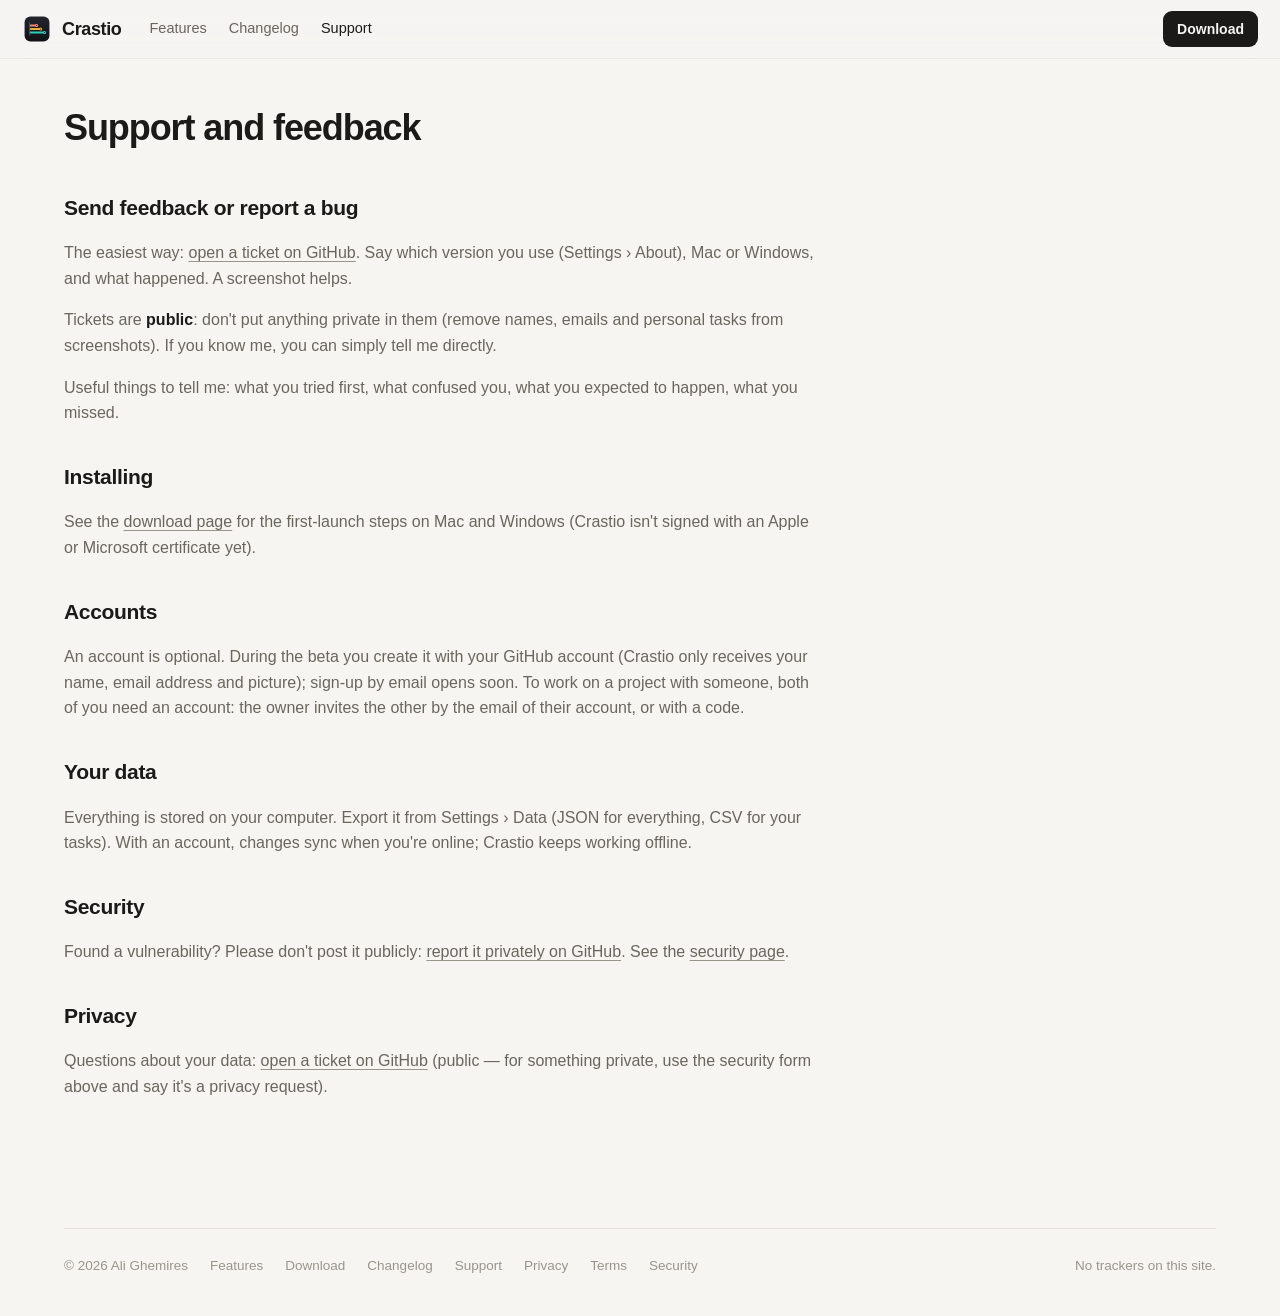
<file: support.html>
<!doctype html>
<html lang="en">
<head>
<meta charset="utf-8">
<meta name="viewport" content="width=device-width, initial-scale=1">
<meta http-equiv="Content-Security-Policy" content="default-src 'none'; img-src 'self'; media-src 'self'; style-src 'self'; script-src 'self'; connect-src https://api.github.com; base-uri 'none'; form-action 'none'">
<meta name="referrer" content="no-referrer">
<title>Support — Crastio</title>
<meta name="description" content="Get help with Crastio, report a bug or a security problem.">
<link rel="icon" href="assets/logo.svg" type="image/svg+xml">
<link rel="stylesheet" href="styles.css">
</head>
<body>
<header class="site">
  <a class="brand" href="index.html"><img src="assets/logo.svg" alt="">Crastio</a>
  <nav><a href="features.html">Features</a><a href="changelog.html">Changelog</a><a href="support.html" aria-current="page">Support</a></nav>
  <a class="btn small" href="download.html">Download</a>
</header>
<div class="wrap">

<div class="prose"><h1>Support and feedback</h1>
<h2>Send feedback or report a bug</h2>
<p>The easiest way: <a href="https://github.com/AliGhemires/crastio-releases/issues/new/choose">open a ticket on GitHub</a>. Say which version you use (Settings › About), Mac or Windows, and what happened. A screenshot helps.</p>
<p>Tickets are <strong>public</strong>: don't put anything private in them (remove names, emails and personal tasks from screenshots). If you know me, you can simply tell me directly.</p>
<p>Useful things to tell me: what you tried first, what confused you, what you expected to happen, what you missed.</p>
<h2>Installing</h2>
<p>See the <a href="download.html">download page</a> for the first-launch steps on Mac and Windows (Crastio isn't signed with an Apple or Microsoft certificate yet).</p>
<h2>Accounts</h2>
<p>An account is optional. During the beta you create it with your GitHub account (Crastio only receives your name, email address and picture); sign-up by email opens soon. To work on a project with someone, both of you need an account: the owner invites the other by the email of their account, or with a code.</p>
<h2>Your data</h2>
<p>Everything is stored on your computer. Export it from Settings › Data (JSON for everything, CSV for your tasks). With an account, changes sync when you're online; Crastio keeps working offline.</p>
<h2>Security</h2>
<p>Found a vulnerability? Please don't post it publicly: <a href="https://github.com/AliGhemires/crastio-releases/security/advisories/new">report it privately on GitHub</a>. See the <a href="security.html">security page</a>.</p>
<h2>Privacy</h2>
<p>Questions about your data: <a href="https://github.com/AliGhemires/crastio-releases/issues/new/choose">open a ticket on GitHub</a> (public — for something private, use the security form above and say it's a privacy request).</p></div>
<footer class="site">
  <span>© 2026 Ali Ghemires</span>
  <a href="features.html">Features</a><a href="download.html">Download</a><a href="changelog.html">Changelog</a><a href="support.html">Support</a><a href="privacy.html">Privacy</a><a href="terms.html">Terms</a><a href="security.html">Security</a>
  <span class="spacer"></span>
  <span>No trackers on this site.</span>
</footer>
</div>

</body>
</html>
</file>
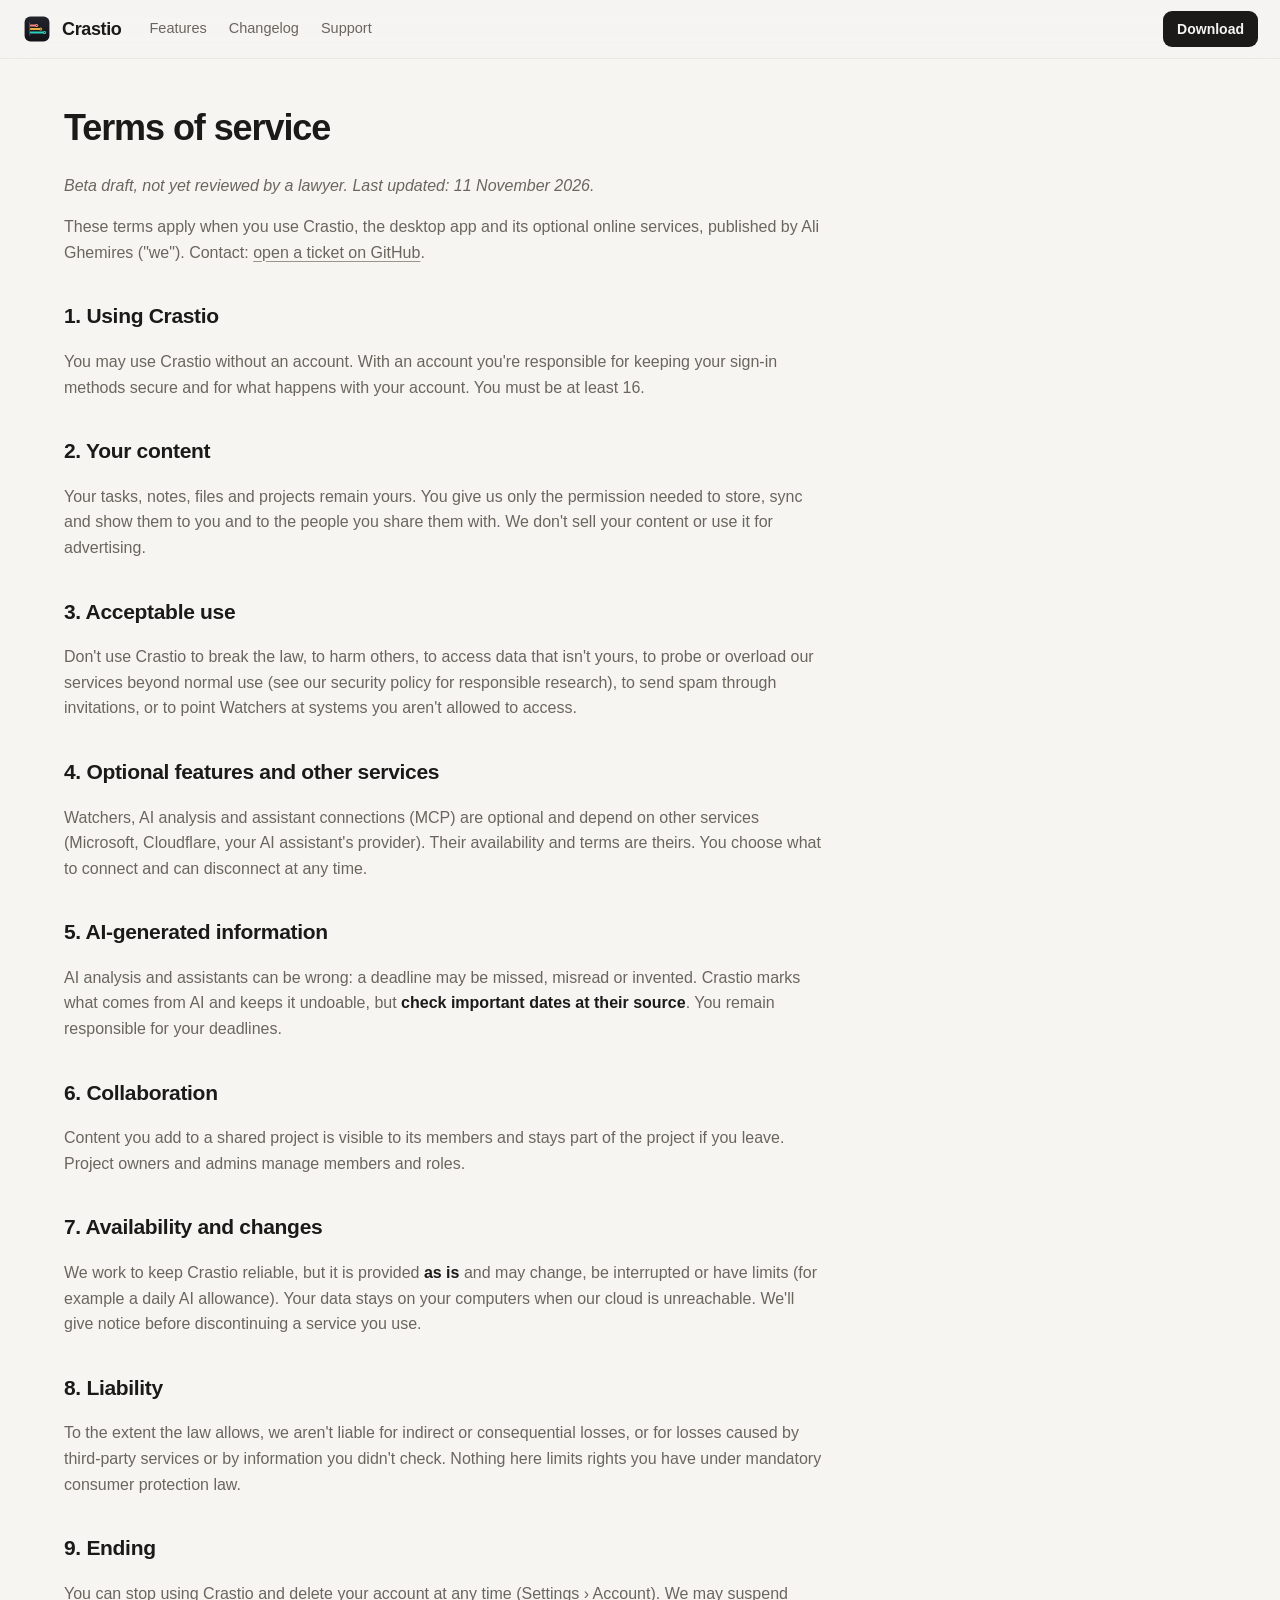
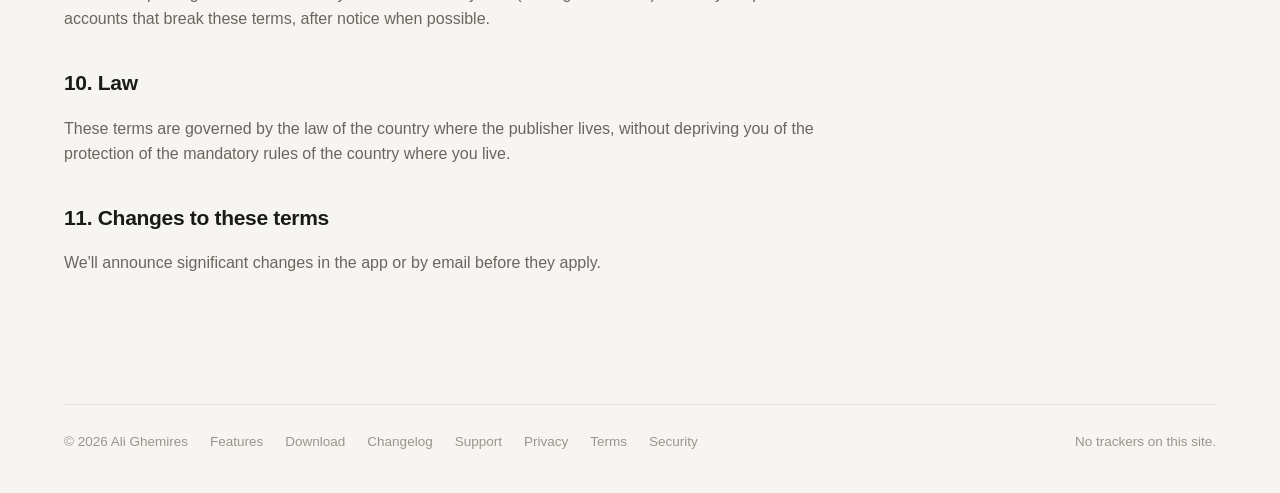
<file: terms.html>
<!doctype html>
<html lang="en">
<head>
<meta charset="utf-8">
<meta name="viewport" content="width=device-width, initial-scale=1">
<meta http-equiv="Content-Security-Policy" content="default-src 'none'; img-src 'self'; media-src 'self'; style-src 'self'; script-src 'self'; connect-src https://api.github.com; base-uri 'none'; form-action 'none'">
<meta name="referrer" content="no-referrer">
<title>Terms of service — Crastio</title>
<meta name="description" content="The terms for using Crastio.">
<link rel="icon" href="assets/logo.svg" type="image/svg+xml">
<link rel="stylesheet" href="styles.css">
</head>
<body>
<header class="site">
  <a class="brand" href="index.html"><img src="assets/logo.svg" alt="">Crastio</a>
  <nav><a href="features.html">Features</a><a href="changelog.html">Changelog</a><a href="support.html">Support</a></nav>
  <a class="btn small" href="download.html">Download</a>
</header>
<div class="wrap">

<div class="prose"><h1>Terms of service</h1>
<p><em>Beta draft, not yet reviewed by a lawyer. Last updated: 11 November 2026.</em></p>
<p>These terms apply when you use Crastio, the desktop app and its optional online services, published by Ali Ghemires ("we"). Contact: <a href="https://github.com/AliGhemires/crastio-releases/issues/new/choose">open a ticket on GitHub</a>.</p>
<h2>1. Using Crastio</h2>
<p>You may use Crastio without an account. With an account you're responsible for keeping your sign-in methods secure and for what happens with your account. You must be at least 16.</p>
<h2>2. Your content</h2>
<p>Your tasks, notes, files and projects remain yours. You give us only the permission needed to store, sync and show them to you and to the people you share them with. We don't sell your content or use it for advertising.</p>
<h2>3. Acceptable use</h2>
<p>Don't use Crastio to break the law, to harm others, to access data that isn't yours, to probe or overload our services beyond normal use (see our security policy for responsible research), to send spam through invitations, or to point Watchers at systems you aren't allowed to access.</p>
<h2>4. Optional features and other services</h2>
<p>Watchers, AI analysis and assistant connections (MCP) are optional and depend on other services (Microsoft, Cloudflare, your AI assistant's provider). Their availability and terms are theirs. You choose what to connect and can disconnect at any time.</p>
<h2>5. AI-generated information</h2>
<p>AI analysis and assistants can be wrong: a deadline may be missed, misread or invented. Crastio marks what comes from AI and keeps it undoable, but <strong>check important dates at their source</strong>. You remain responsible for your deadlines.</p>
<h2>6. Collaboration</h2>
<p>Content you add to a shared project is visible to its members and stays part of the project if you leave. Project owners and admins manage members and roles.</p>
<h2>7. Availability and changes</h2>
<p>We work to keep Crastio reliable, but it is provided <strong>as is</strong> and may change, be interrupted or have limits (for example a daily AI allowance). Your data stays on your computers when our cloud is unreachable. We'll give notice before discontinuing a service you use.</p>
<h2>8. Liability</h2>
<p>To the extent the law allows, we aren't liable for indirect or consequential losses, or for losses caused by third-party services or by information you didn't check. Nothing here limits rights you have under mandatory consumer protection law.</p>
<h2>9. Ending</h2>
<p>You can stop using Crastio and delete your account at any time (Settings › Account). We may suspend accounts that break these terms, after notice when possible.</p>
<h2>10. Law</h2>
<p>These terms are governed by the law of the country where the publisher lives, without depriving you of the protection of the mandatory rules of the country where you live.</p>
<h2>11. Changes to these terms</h2>
<p>We'll announce significant changes in the app or by email before they apply.</p></div>
<footer class="site">
  <span>© 2026 Ali Ghemires</span>
  <a href="features.html">Features</a><a href="download.html">Download</a><a href="changelog.html">Changelog</a><a href="support.html">Support</a><a href="privacy.html">Privacy</a><a href="terms.html">Terms</a><a href="security.html">Security</a>
  <span class="spacer"></span>
  <span>No trackers on this site.</span>
</footer>
</div>

</body>
</html>
</file>
<file: styles.css>
:root {
  --bg: #f6f5f2; --surface: #ffffff; --fg: #1b1a18; --muted: #6a665e; --faint: #9a958b; --line: #e6e3dc;
  --accent: #5b4fd6; --ok: #12a46b; --radius: 14px;
  color-scheme: light dark;
}
@media (prefers-color-scheme: dark) {
  :root { --bg: #0e0e10; --surface: #17171a; --fg: #f2f1ee; --muted: #a5a199; --faint: #76726a; --line: #26262b; --accent: #9a90ff; --ok: #3cc98a; }
}
* { box-sizing: border-box; }
html { -webkit-text-size-adjust: 100%; }
body { margin: 0; background: var(--bg); color: var(--fg); font: 16px/1.6 -apple-system, BlinkMacSystemFont, "Segoe UI", Inter, Roboto, Helvetica, Arial, sans-serif; }
a { color: inherit; text-decoration-color: var(--faint); text-underline-offset: 3px; }
a:hover { text-decoration-color: currentColor; }
.wrap { max-width: 1200px; margin: 0 auto; padding: 0 24px; }
/* The bar spans the whole window: the logo sits at its top-left corner, Download at its right. */
header.site { position: sticky; top: 0; z-index: 20; display: flex; align-items: center; gap: 28px; padding: 11px 22px; background: color-mix(in srgb, var(--bg) 82%, transparent); -webkit-backdrop-filter: saturate(1.5) blur(14px); backdrop-filter: saturate(1.5) blur(14px); border-bottom: 1px solid color-mix(in srgb, var(--line) 75%, transparent); }
header.site .brand { display: flex; align-items: center; gap: 10px; font-weight: 650; letter-spacing: -0.02em; text-decoration: none; font-size: 18px; }
header.site .brand img { width: 30px; height: 30px; }
header.site nav { display: flex; gap: 22px; font-size: 14.5px; color: var(--muted); }
header.site .btn { margin-left: auto; }
.btn.small { height: 36px; padding: 0 14px; font-size: 14px; border-radius: 9px; }
header.site nav a { text-decoration: none; }
header.site nav a:hover, header.site nav a[aria-current="page"] { color: var(--fg); }
.btn { display: inline-flex; align-items: center; gap: 8px; height: 44px; padding: 0 20px; border-radius: 11px; background: var(--fg); color: var(--bg); font-weight: 600; font-size: 15px; text-decoration: none; border: 0; cursor: pointer; }
.btn.secondary { background: transparent; color: var(--fg); border: 1px solid var(--line); }
.btn:hover { opacity: 0.9; }
.hero { padding: 56px 0 28px; text-align: center; }
.hero h1 { font-size: clamp(34px, 5.4vw, 56px); line-height: 1.06; letter-spacing: -0.035em; margin: 0 auto 18px; max-width: 16ch; }
.hero p.lead { font-size: 19px; color: var(--muted); max-width: 60ch; margin: 0 auto 28px; }
.hero .actions { display: flex; gap: 12px; justify-content: center; flex-wrap: wrap; }
.hero .note { margin-top: 14px; font-size: 13.5px; color: var(--faint); }
.shot { margin: 36px auto 0; border-radius: var(--radius); border: 1px solid var(--line); overflow: hidden; background: var(--surface); box-shadow: 0 24px 60px -30px rgba(0, 0, 0, 0.35); }
.shot img { display: block; width: 100%; height: auto; }
.film { position: relative; margin: 36px auto 0; border-radius: var(--radius); border: 1px solid var(--line); overflow: hidden; background: #08080b; box-shadow: 0 24px 60px -30px rgba(0, 0, 0, 0.45); }
.film video { display: block; width: 100%; height: auto; aspect-ratio: 16 / 9; background: #08080b; }
.film figcaption { position: absolute; width: 1px; height: 1px; overflow: hidden; clip-path: inset(50%); white-space: nowrap; }
.film-controls { position: absolute; right: 12px; bottom: 12px; display: none; gap: 8px; }
.film.is-live .film-controls { display: flex; }
.film-controls button { height: 32px; padding: 0 12px; border-radius: 9px; border: 1px solid rgba(255, 255, 255, 0.18); background: rgba(14, 14, 16, 0.72); color: #f2f1ee; font: 600 12.5px/1 inherit; font-family: inherit; cursor: pointer; backdrop-filter: blur(8px); }
.film-controls button:hover { background: rgba(14, 14, 16, 0.92); }
.film-controls button:focus-visible { outline: 2px solid var(--accent); outline-offset: 2px; }
@media (max-width: 560px) { .film-controls { right: 8px; bottom: 8px; gap: 6px; } .film-controls button { height: 26px; padding: 0 9px; font-size: 11px; } }
section.block { padding: 64px 0 8px; }
section.block h2 { font-size: 30px; letter-spacing: -0.025em; margin: 0 0 8px; }
section.block > p { color: var(--muted); max-width: 64ch; margin: 0 0 28px; }
.grid { display: grid; grid-template-columns: repeat(auto-fit, minmax(260px, 1fr)); gap: 16px; }
.card { background: var(--surface); border: 1px solid var(--line); border-radius: var(--radius); padding: 20px 22px; }
.card h3 { margin: 0 0 6px; font-size: 16.5px; letter-spacing: -0.01em; }
.card p { margin: 0; color: var(--muted); font-size: 14.5px; }
.card .tag { display: inline-block; font-size: 11.5px; font-weight: 600; text-transform: uppercase; letter-spacing: 0.06em; color: var(--accent); margin-bottom: 8px; }
.two { display: grid; grid-template-columns: 1fr 1fr; gap: 28px; align-items: center; margin: 28px 0; }
.two .shot { margin: 0; }
@media (max-width: 760px) { .two { grid-template-columns: 1fr; } header.site { gap: 16px; padding: 10px 16px; } header.site nav { gap: 14px; font-size: 13.5px; } }
@media (max-width: 560px) { header.site nav { display: none; } }
.prose { max-width: 760px; padding: 28px 0 40px; }
.prose h1 { font-size: 36px; letter-spacing: -0.03em; margin: 12px 0 6px; }
.prose h2 { font-size: 21px; letter-spacing: -0.015em; margin: 34px 0 8px; }
.prose h3 { font-size: 17px; margin: 24px 0 6px; }
.prose p, .prose li { color: var(--muted); }
.prose strong, .prose b { color: var(--fg); }
.prose table { width: 100%; border-collapse: collapse; margin: 14px 0; font-size: 14.5px; }
.prose th, .prose td { text-align: left; vertical-align: top; padding: 9px 12px; border: 1px solid var(--line); }
.prose th { background: var(--surface); color: var(--fg); font-weight: 600; }
.prose td { color: var(--muted); }
.prose code { font: 13.5px ui-monospace, SFMono-Regular, Menlo, Consolas, monospace; background: var(--surface); border: 1px solid var(--line); border-radius: 6px; padding: 1px 5px; }
.prose pre { background: var(--surface); border: 1px solid var(--line); border-radius: 10px; padding: 12px 14px; overflow-x: auto; }
.prose pre code { border: 0; padding: 0; background: none; }
.notice { border: 1px solid var(--line); background: var(--surface); border-radius: var(--radius); padding: 16px 18px; margin: 18px 0; font-size: 14.5px; color: var(--muted); }
.notice b { color: var(--fg); }
.downloads { display: grid; grid-template-columns: repeat(auto-fit, minmax(280px, 1fr)); gap: 16px; margin: 24px 0; }
.downloads .card .btn { margin-top: 14px; }
.downloads small { display: block; margin-top: 10px; color: var(--faint); font-size: 12.5px; word-break: break-all; }
footer.site { margin-top: 72px; border-top: 1px solid var(--line); padding: 26px 0 40px; font-size: 13.5px; color: var(--faint); display: flex; flex-wrap: wrap; gap: 8px 22px; }
footer.site a { text-decoration: none; }
footer.site a:hover { color: var(--fg); }
footer.site .spacer { flex: 1; }

/* Home: big type, a grid of cells, one closing call. */
.home .hero { padding: 76px 0 20px; }
.home .hero h1 { font-size: clamp(46px, 7.6vw, 92px); line-height: 0.98; letter-spacing: -0.052em; font-weight: 700; max-width: 12ch; margin: 0 auto 24px; }
.home .hero p.lead { font-size: clamp(17.5px, 1.7vw, 21px); max-width: 58ch; }
.home .film { margin-top: 48px; border-radius: 18px; }
.home section.block { padding: 96px 0 0; }
.home section.block h2 { font-size: clamp(30px, 4.3vw, 50px); line-height: 1.05; letter-spacing: -0.04em; max-width: 20ch; margin: 0 0 14px; }
.home section.block > p { font-size: 18px; margin-bottom: 34px; }
.bento { display: grid; grid-template-columns: repeat(6, 1fr); gap: 16px; }
.cell { --tone: var(--accent); grid-column: span 3; display: flex; flex-direction: column; min-width: 0; padding: 28px 28px 0; border-radius: 22px; border: 1px solid var(--line); overflow: hidden; background: linear-gradient(180deg, color-mix(in srgb, var(--tone) 11%, var(--surface)), var(--surface) 62%); }
.cell.s2 { grid-column: span 2; }
.cell.s4 { grid-column: span 4; }
.cell[data-tone="coral"] { --tone: #f8877b; }
.cell[data-tone="amber"] { --tone: #eaad41; }
.cell[data-tone="teal"] { --tone: #2bd0bb; }
.cell[data-tone="lavender"] { --tone: #9a90ff; }
.cell .tag { align-self: flex-start; margin-bottom: 10px; font-size: 11.5px; font-weight: 650; letter-spacing: 0.06em; text-transform: uppercase; color: color-mix(in srgb, var(--tone) 62%, var(--fg)); }
.cell h3 { margin: 0 0 8px; font-size: 24px; line-height: 1.15; letter-spacing: -0.028em; }
.cell p { margin: 0; color: var(--muted); font-size: 15.5px; max-width: 48ch; }
.cell .pic { margin-top: auto; padding-top: 26px; }
.cell .pic img { display: block; width: 100%; height: auto; border-radius: 12px 12px 0 0; border: 1px solid color-mix(in srgb, var(--tone) 22%, #2a2a30); border-bottom: 0; box-shadow: 0 -14px 44px -22px rgba(0, 0, 0, 0.55); }
.cell.s2 .pic img { width: 150%; max-width: none; }
@media (max-width: 880px) { .bento { grid-template-columns: 1fr; } .cell, .cell.s2, .cell.s4 { grid-column: auto; } .cell.s2 .pic img { width: 100%; } .home .hero { padding-top: 48px; } .home section.block { padding-top: 64px; } }
.grid.one { grid-template-columns: 1fr; }
.hero.tight { padding: 8px 0 0; }
.prose.wide { max-width: none; }
.beta { margin: 0 0 4px; padding: 10px 14px; border: 1px solid var(--line); background: var(--surface); border-radius: 10px; font-size: 14px; color: var(--muted); }
.beta b { color: var(--fg); }
.btn[aria-disabled="true"] { opacity: 0.45; pointer-events: none; }
</file>
